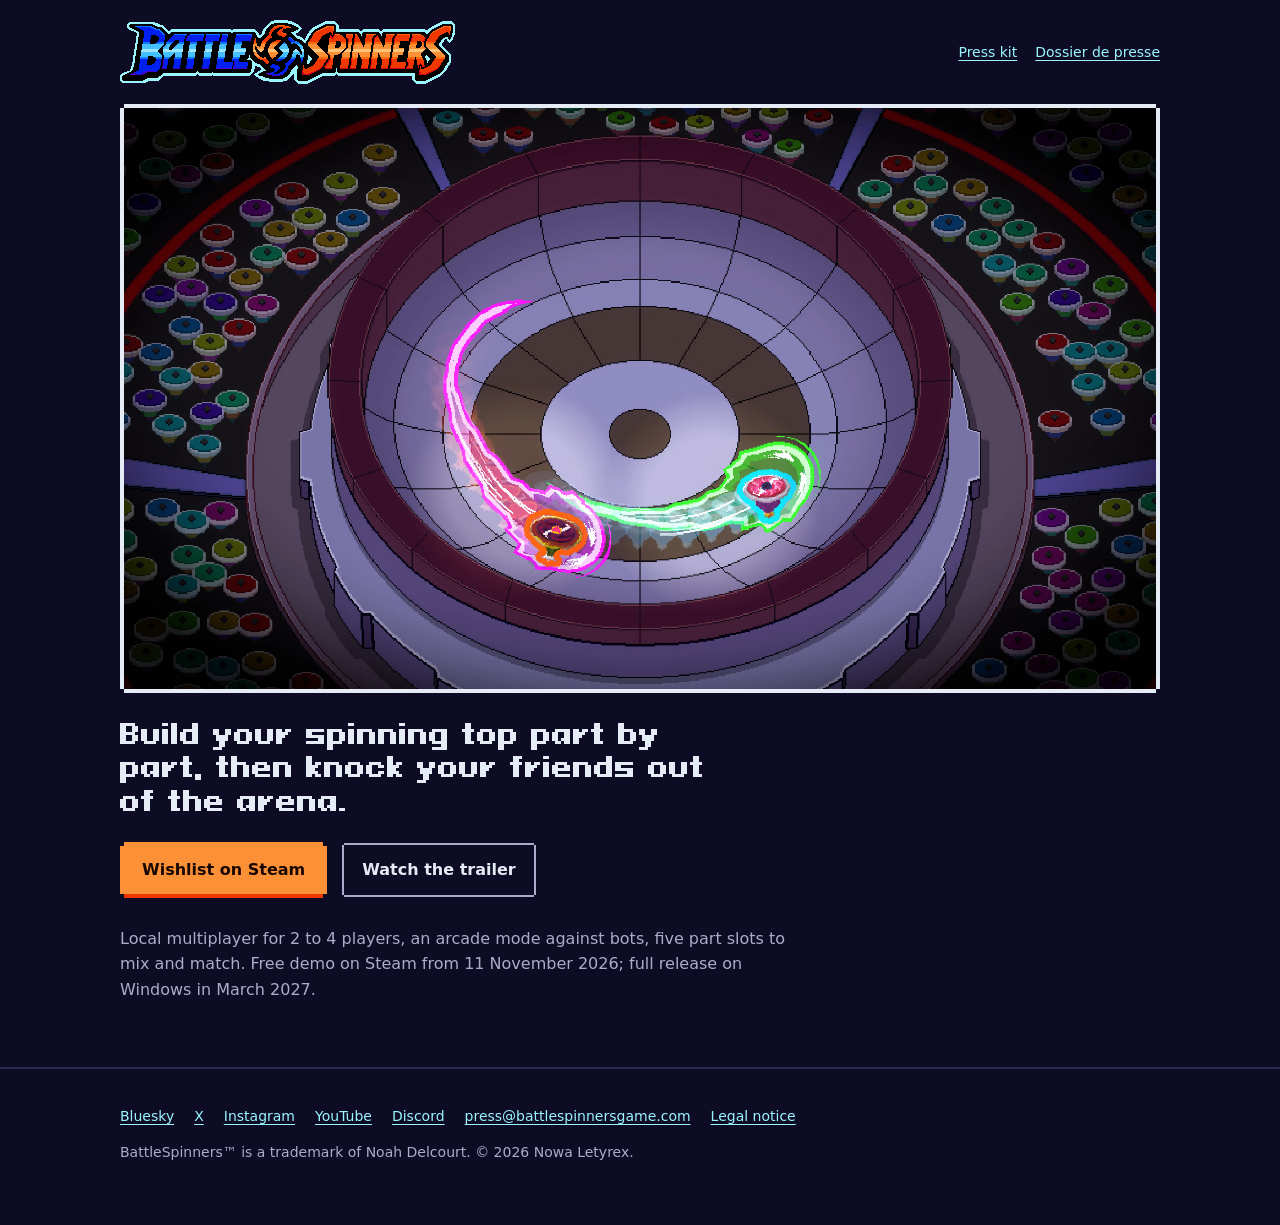
<file: index.html>
<!doctype html>
<html lang="en">
<head>
  <meta charset="utf-8">
  <meta name="viewport" content="width=device-width, initial-scale=1">
  <title>BattleSpinners, a spinning-top fighting game</title>
  <meta name="description" content="BattleSpinners: build your spinning top part by part and fight up to three friends in local multiplayer. Free demo on Steam from 11 November 2026, full release in March 2027.">
  <link rel="canonical" href="https://battlespinnersgame.com/">

  <meta property="og:type" content="website">
  <meta property="og:site_name" content="BattleSpinners">
  <meta property="og:title" content="BattleSpinners">
  <meta property="og:description" content="Build your spinning top part by part, then knock your friends out of the arena. Free demo on Steam from 11 November 2026.">
  <meta property="og:url" content="https://battlespinnersgame.com/">
  <meta property="og:image" content="https://battlespinnersgame.com/assets/img/og.png">
  <meta property="og:image:width" content="1200">
  <meta property="og:image:height" content="630">
  <meta name="twitter:card" content="summary_large_image">

  <link rel="icon" href="assets/img/favicon.png" type="image/png">
  <link rel="stylesheet" href="assets/site.css">
  <script src="assets/site.js" defer></script>
</head>
<body>
<a class="skip" href="#main">Skip to content</a>

<header class="wrap topbar">
  <a class="brand" href="./"><img class="pixel" src="assets/img/logo.png" alt="BattleSpinners" width="335" height="64"></a>
  <nav aria-label="Press">
    <a href="press/">Press kit</a>
    <a href="press/fr/" hreflang="fr" lang="fr">Dossier de presse</a>
  </nav>
</header>

<main id="main">
  <div class="wrap hero">
    <div class="hero-frame notch">
      <video class="loop" src="assets/img/hero-loop.mp4" poster="assets/img/hero-poster.jpg"
             muted loop playsinline controls preload="metadata" width="1920" height="1080"
             aria-label="BattleSpinners gameplay loop"></video>
    </div>

    <h1 class="pitch">Build your spinning top part by part, then knock your friends out of the arena.</h1>

    <div class="actions">
      <a class="btn notch" href="https://store.steampowered.com/app/4324770/BattleSpinners/">Wishlist on Steam</a>
      <a class="btn btn-ghost notch" href="https://www.youtube.com/watch?v=YGgX2QzvN10">Watch the trailer</a>
    </div>

    <p class="prose muted">Local multiplayer for 2 to 4 players, an arcade mode against bots, five part slots to mix and match. Free demo on Steam from 11 November 2026; full release on Windows in March 2027.</p>
  </div>
</main>

<footer>
  <div class="wrap">
    <ul>
      <li><a href="https://bsky.app/profile/nowaletyrex.bsky.social">Bluesky</a></li>
      <li><a href="https://x.com/NowaLeTyrex">X</a></li>
      <li><a href="https://www.instagram.com/nowa_letyrex/">Instagram</a></li>
      <li><a href="https://www.youtube.com/@NowaLetyrex">YouTube</a></li>
      <li><a href="https://discord.gg/fsGA7gECzQ">Discord</a></li>
      <li><a href="mailto:press@battlespinnersgame.com">press@battlespinnersgame.com</a></li>
      <li><a href="mentions-legales/">Legal notice</a></li>
    </ul>
    <p>BattleSpinners™ is a trademark of Noah Delcourt. © 2026 Nowa Letyrex.</p>
  </div>
</footer>
</body>
</html>
</file>
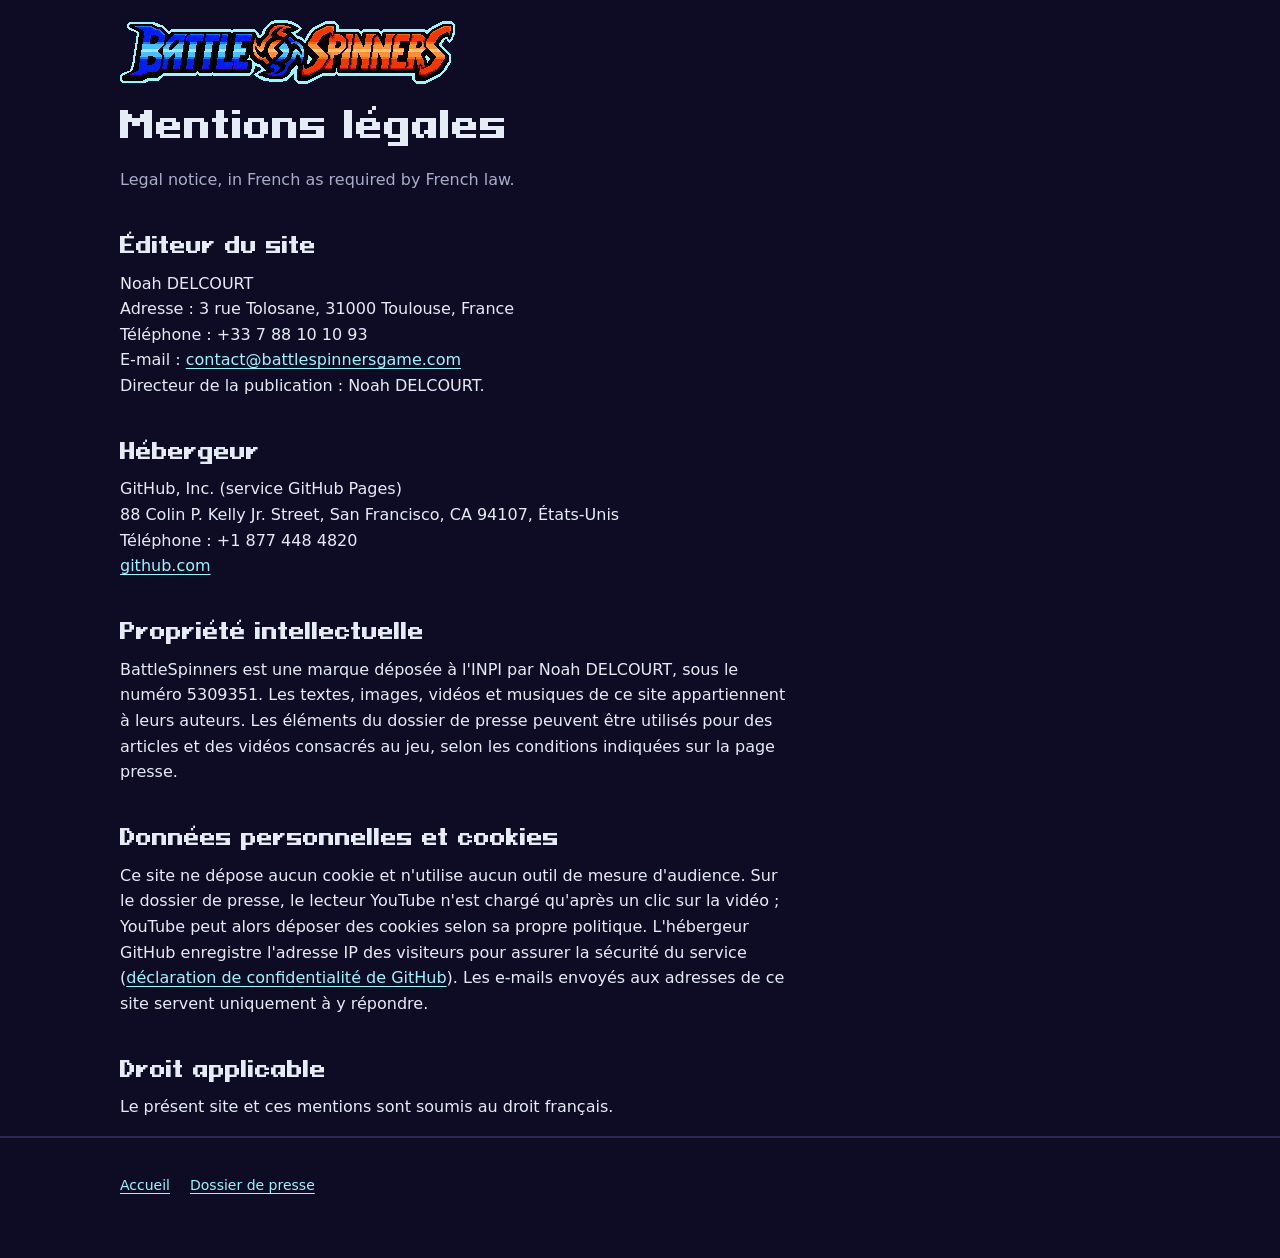
<file: mentions-legales/index.html>
<!doctype html>
<html lang="fr">
<head>
  <meta charset="utf-8">
  <meta name="viewport" content="width=device-width, initial-scale=1">
  <title>Mentions légales, BattleSpinners</title>
  <meta name="robots" content="noindex">
  <link rel="icon" href="../assets/img/favicon.png" type="image/png">
  <link rel="stylesheet" href="../assets/site.css">
</head>
<body>
<header class="wrap topbar">
  <a class="brand" href="../"><img class="pixel" src="../assets/img/logo.png" alt="BattleSpinners" width="335" height="64"></a>
</header>

<main id="main" class="wrap legal">
  <h1>Mentions légales</h1>
  <p class="muted">Legal notice, in French as required by French law.</p>

  <h2>Éditeur du site</h2>
  <address class="prose">
    Noah DELCOURT<br>
    Adresse : 3 rue Tolosane, 31000 Toulouse, France<br>
    Téléphone : +33 7 88 10 10 93<br>
    E-mail : <a href="mailto:contact@battlespinnersgame.com">contact@battlespinnersgame.com</a>
  </address>
  <p>Directeur de la publication : Noah DELCOURT.</p>

  <h2>Hébergeur</h2>
  <address class="prose">
    GitHub, Inc. (service GitHub Pages)<br>
    88 Colin P. Kelly Jr. Street, San Francisco, CA 94107, États-Unis<br>
    Téléphone : +1 877 448 4820<br>
    <a href="https://github.com">github.com</a>
  </address>

  <h2>Propriété intellectuelle</h2>
  <p class="prose">BattleSpinners est une marque déposée à l'INPI par Noah DELCOURT, sous le numéro 5309351. Les textes, images, vidéos et musiques de ce site appartiennent à leurs auteurs. Les éléments du dossier de presse peuvent être utilisés pour des articles et des vidéos consacrés au jeu, selon les conditions indiquées sur la page presse.</p>

  <h2>Données personnelles et cookies</h2>
  <p class="prose">Ce site ne dépose aucun cookie et n'utilise aucun outil de mesure d'audience. Sur le dossier de presse, le lecteur YouTube n'est chargé qu'après un clic sur la vidéo ; YouTube peut alors déposer des cookies selon sa propre politique. L'hébergeur GitHub enregistre l'adresse IP des visiteurs pour assurer la sécurité du service (<a href="https://docs.github.com/fr/site-policy/privacy-policies/github-general-privacy-statement">déclaration de confidentialité de GitHub</a>). Les e-mails envoyés aux adresses de ce site servent uniquement à y répondre.</p>

  <h2>Droit applicable</h2>
  <p class="prose">Le présent site et ces mentions sont soumis au droit français.</p>
</main>

<footer>
  <div class="wrap"><ul><li><a href="../">Accueil</a></li><li><a href="../press/fr/">Dossier de presse</a></li></ul></div>
</footer>
</body>
</html>
</file>
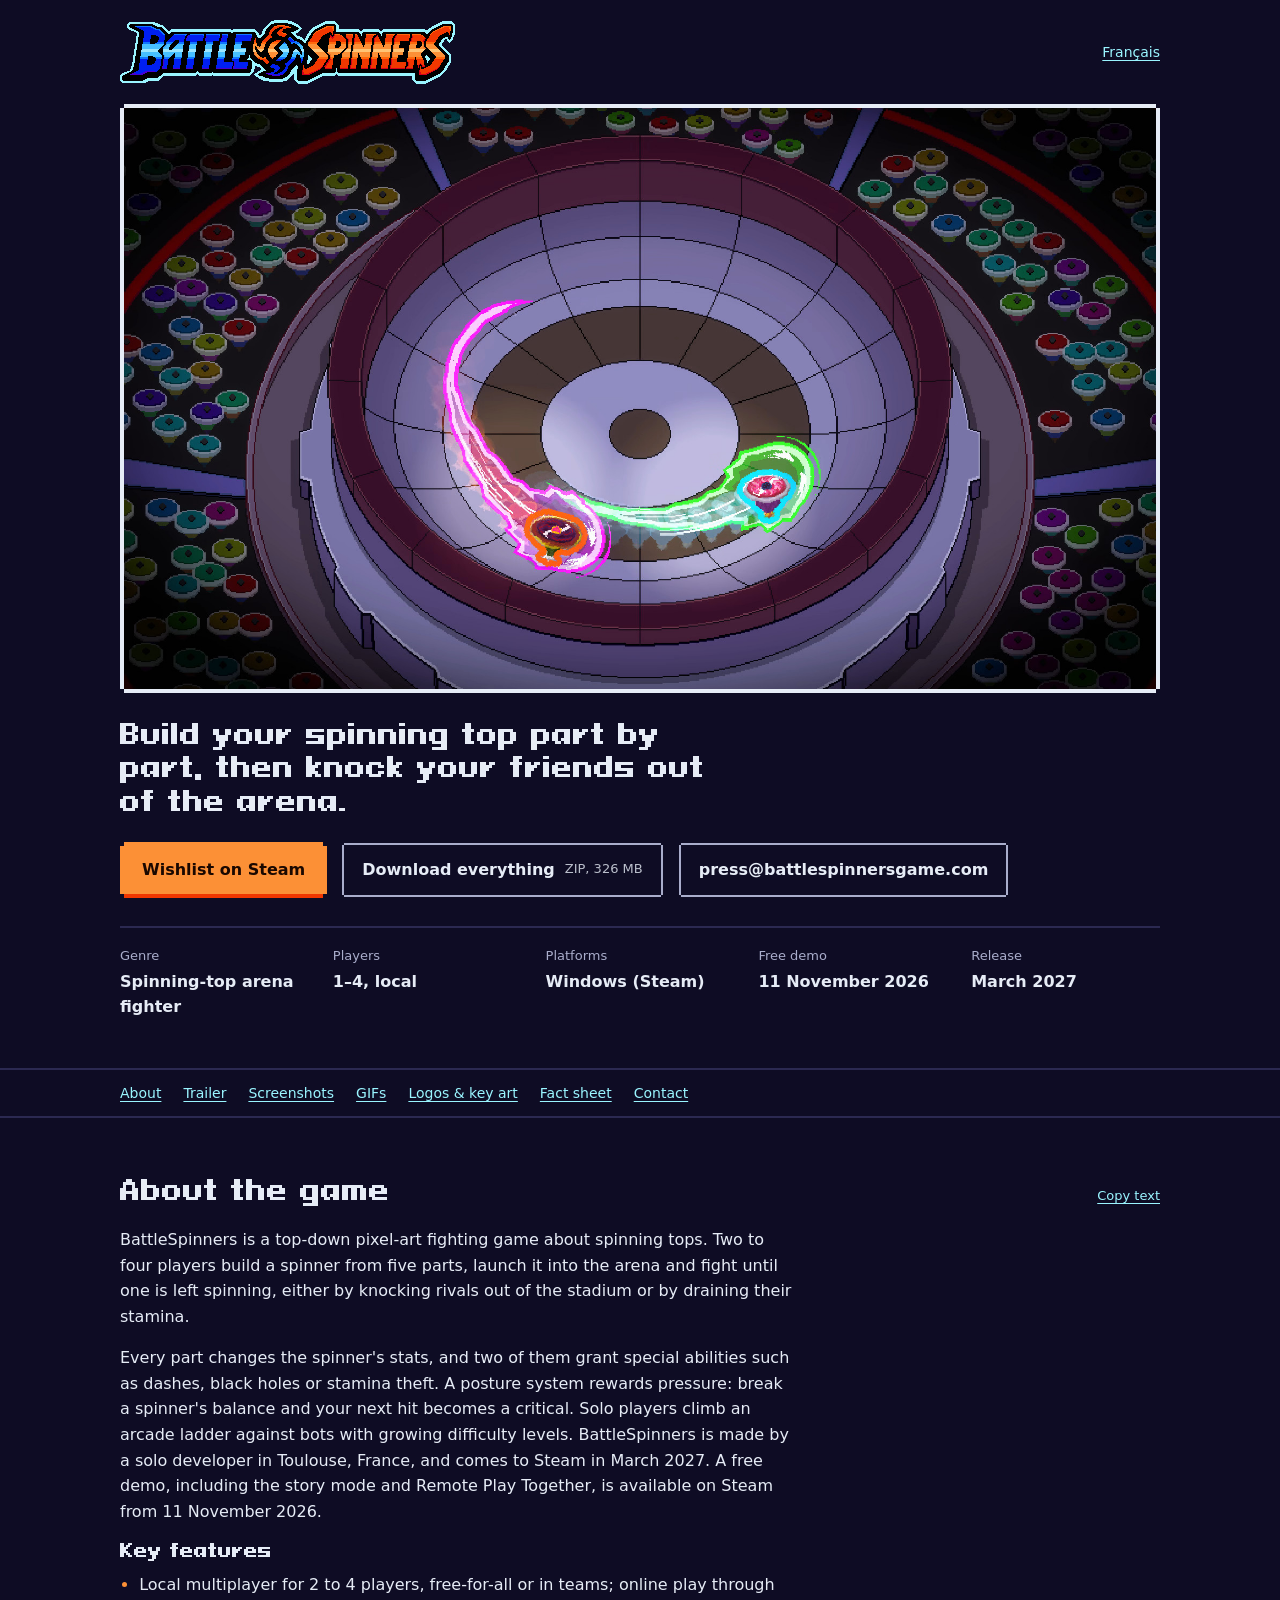
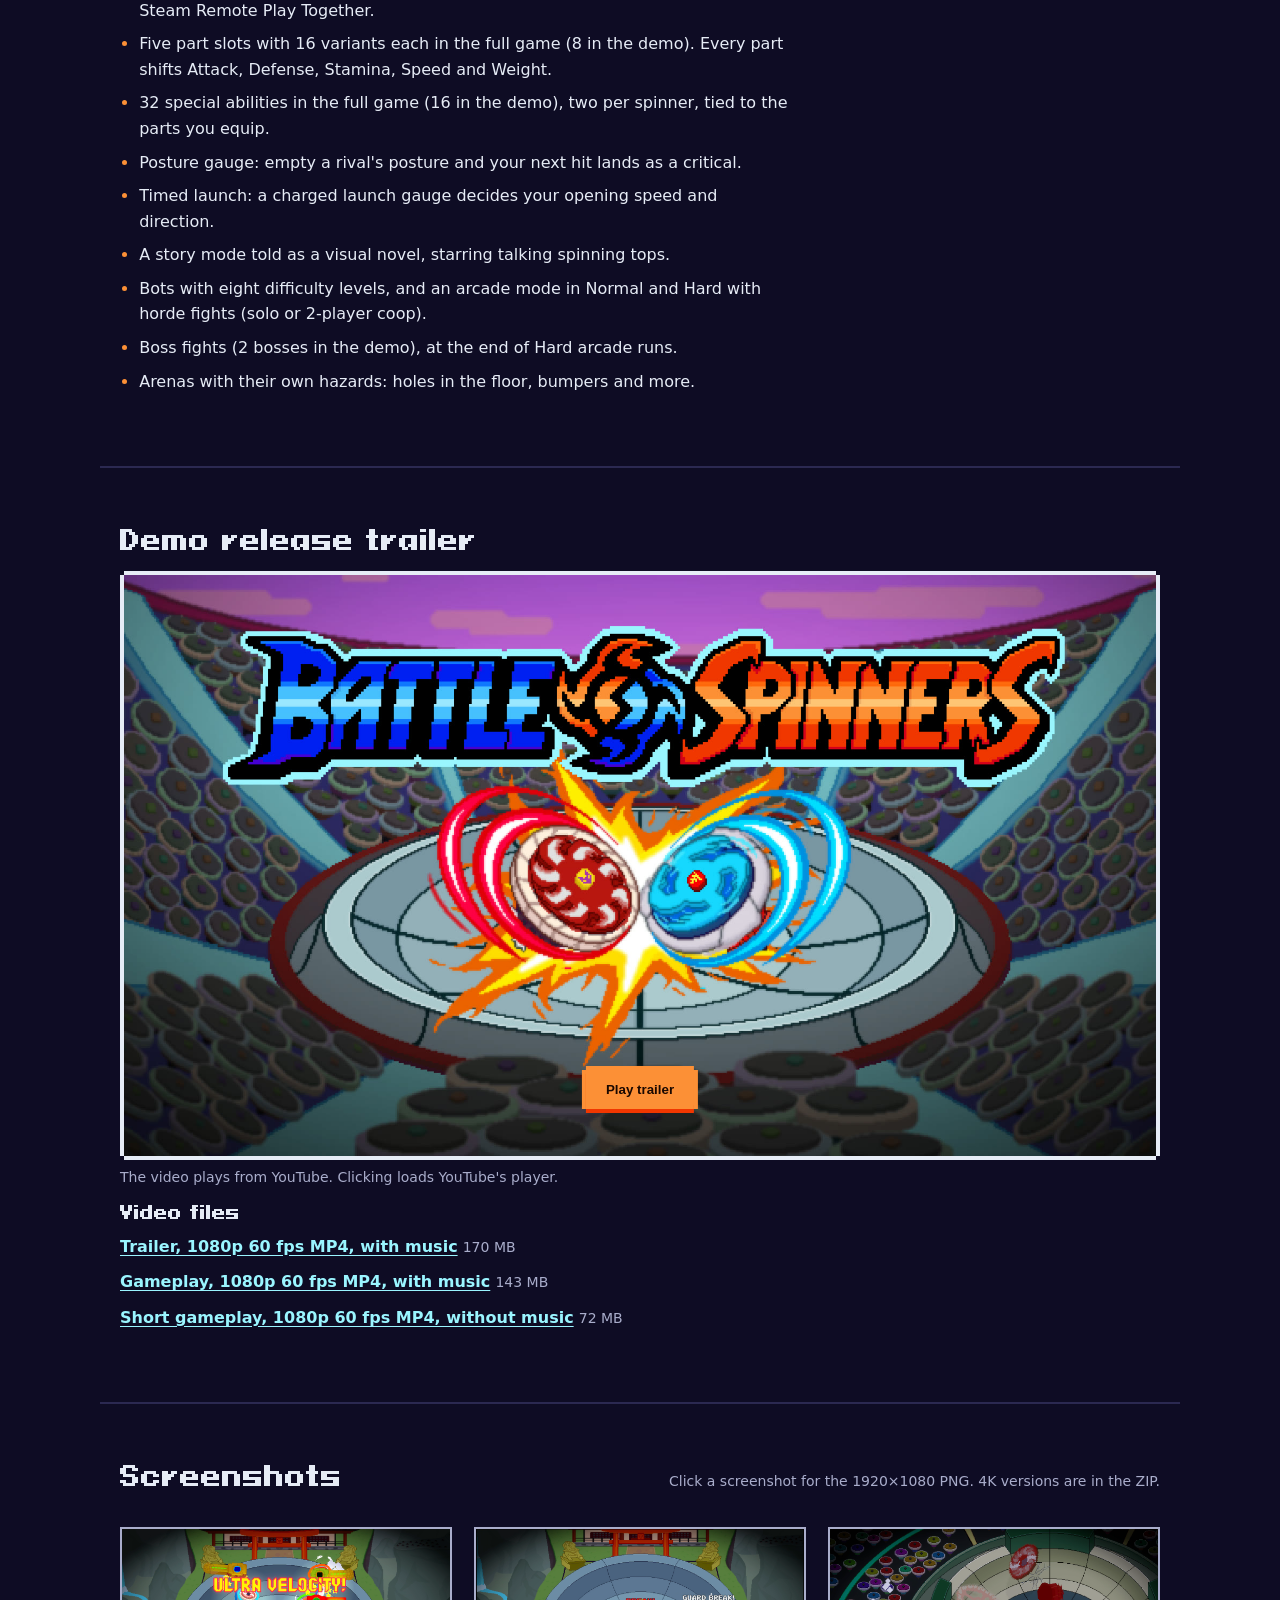
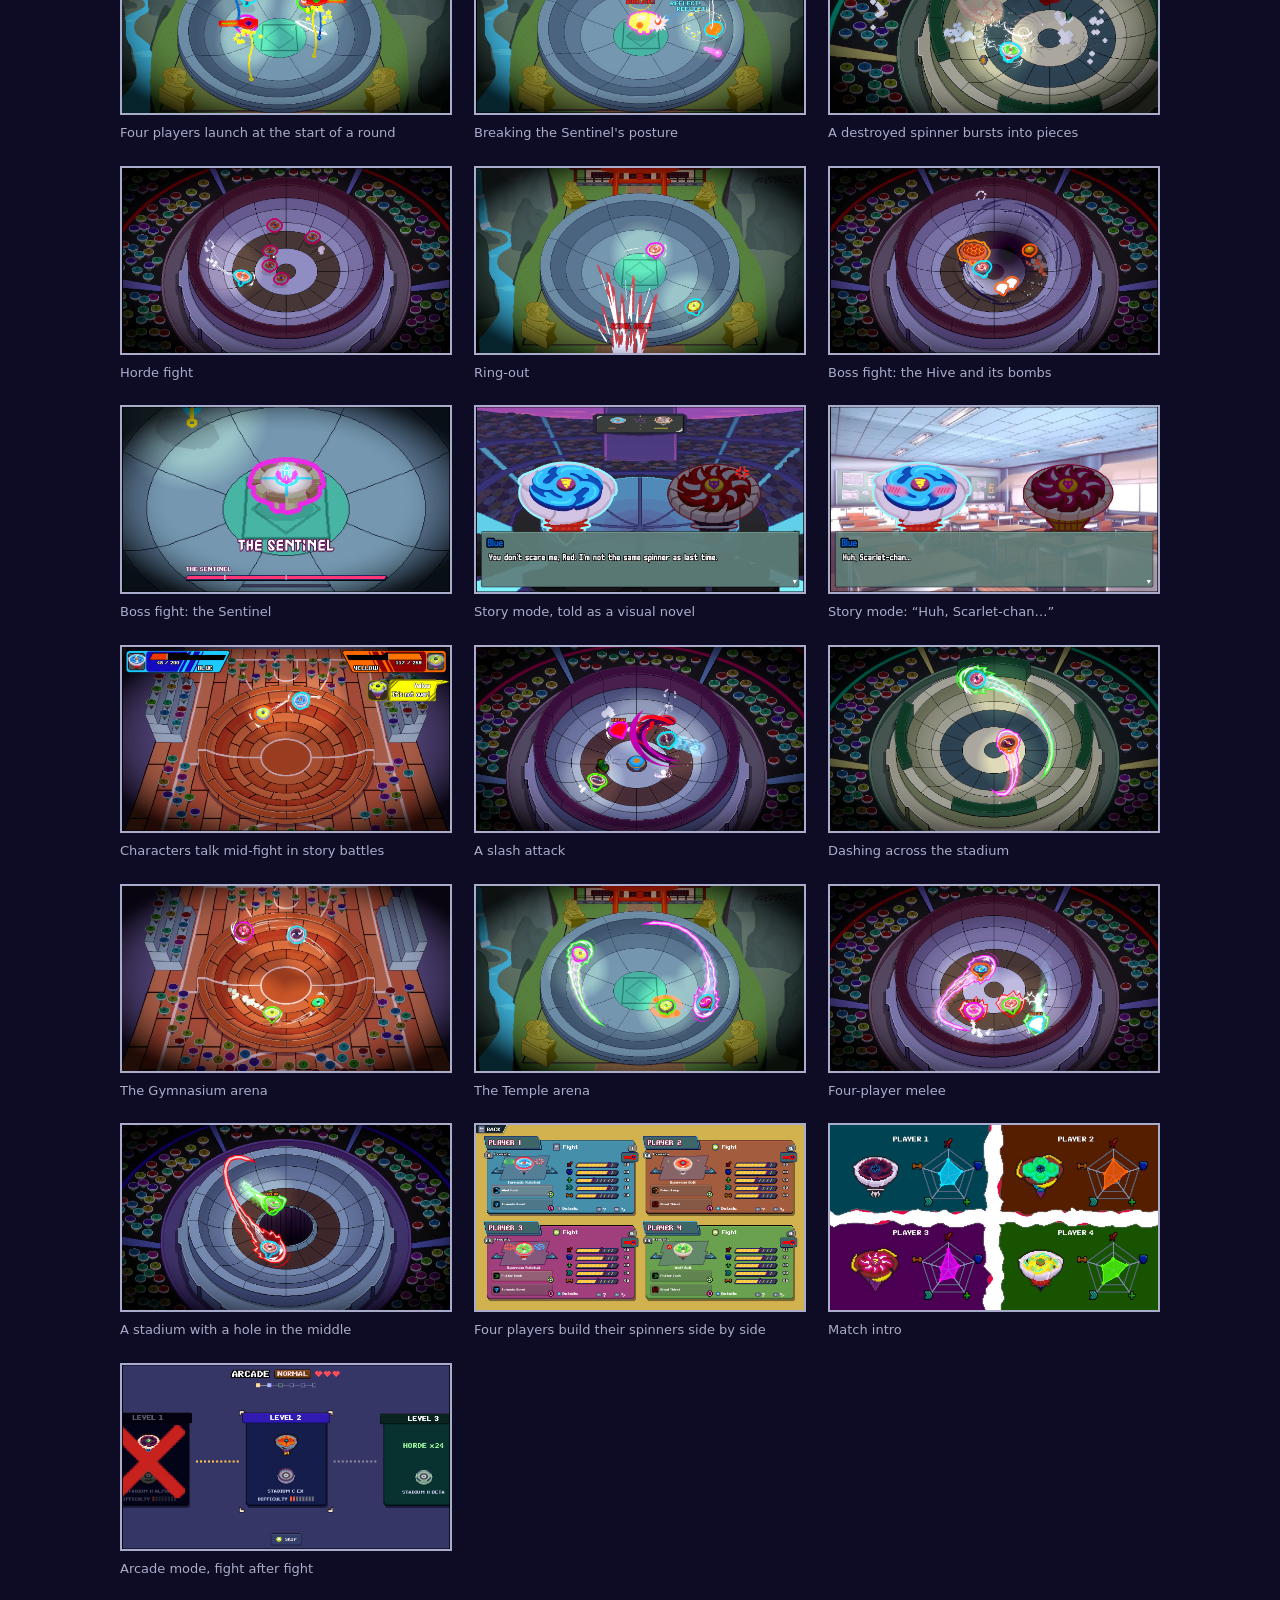
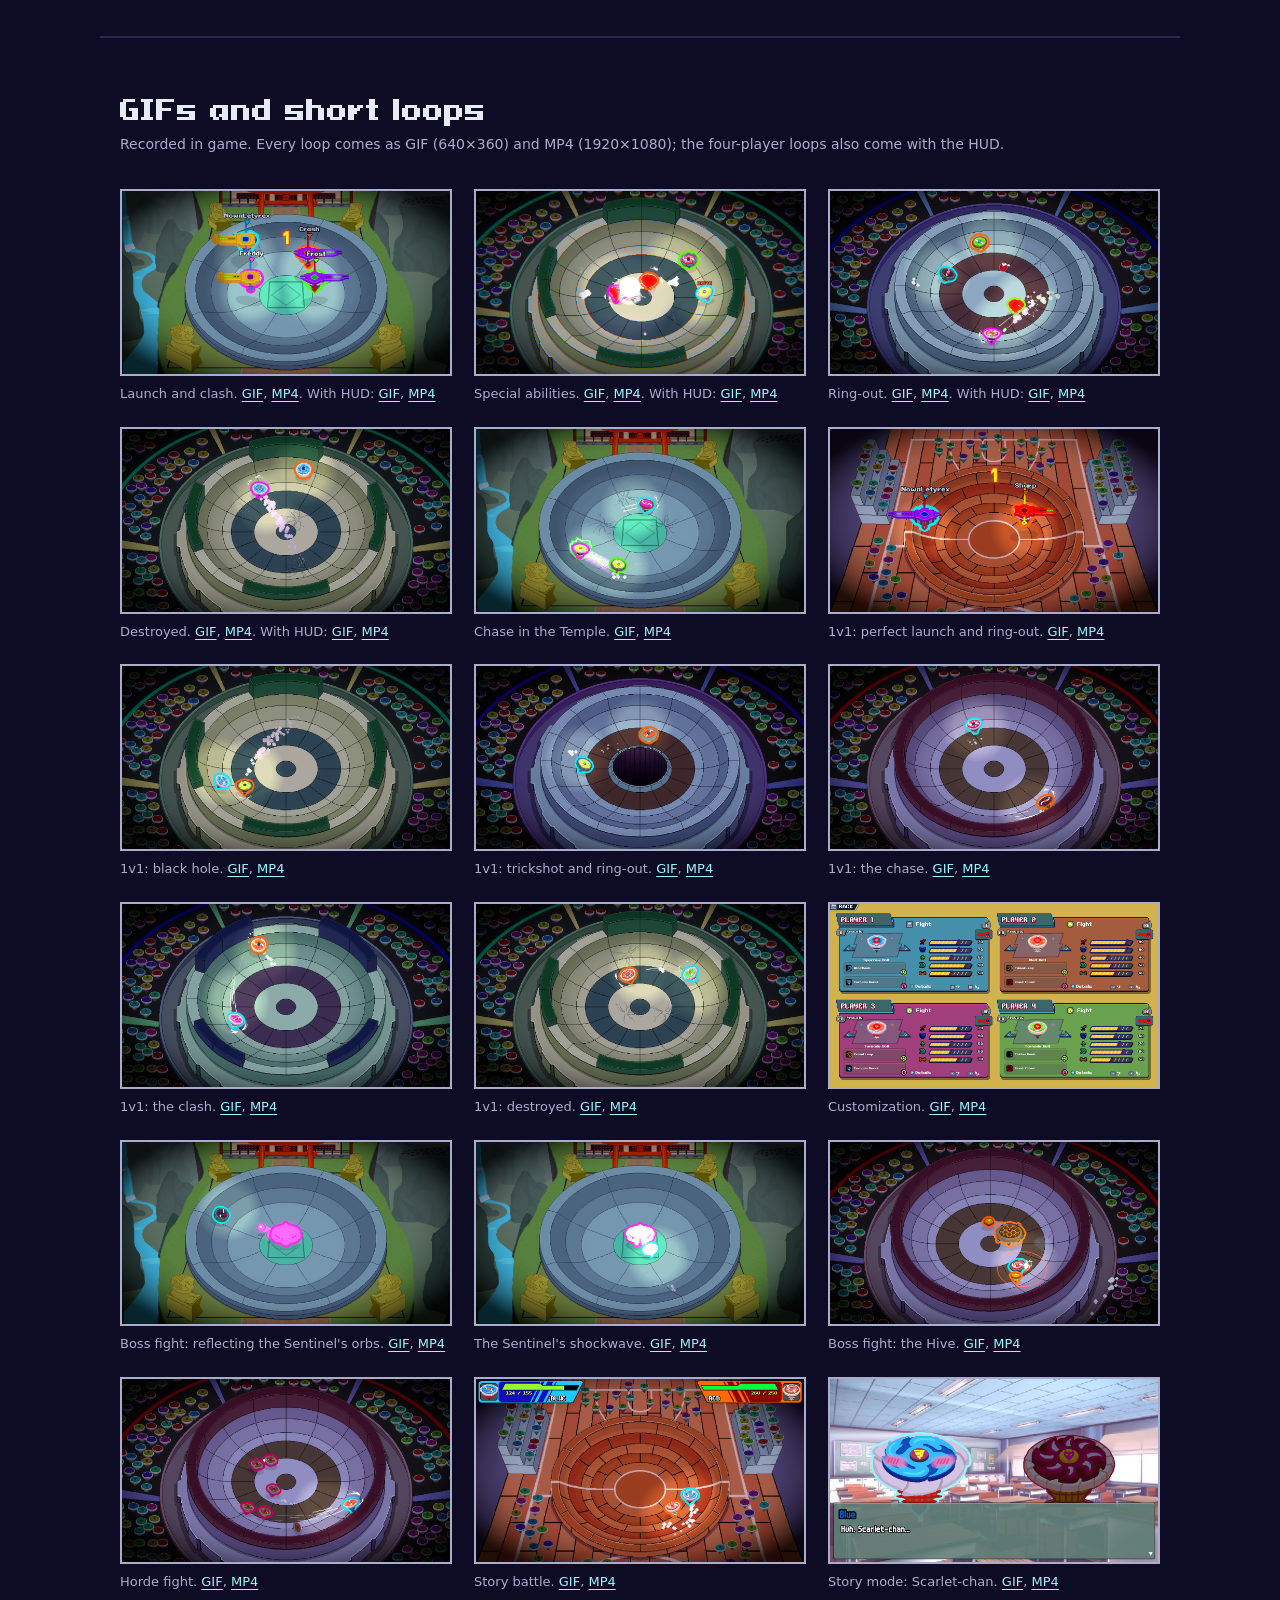
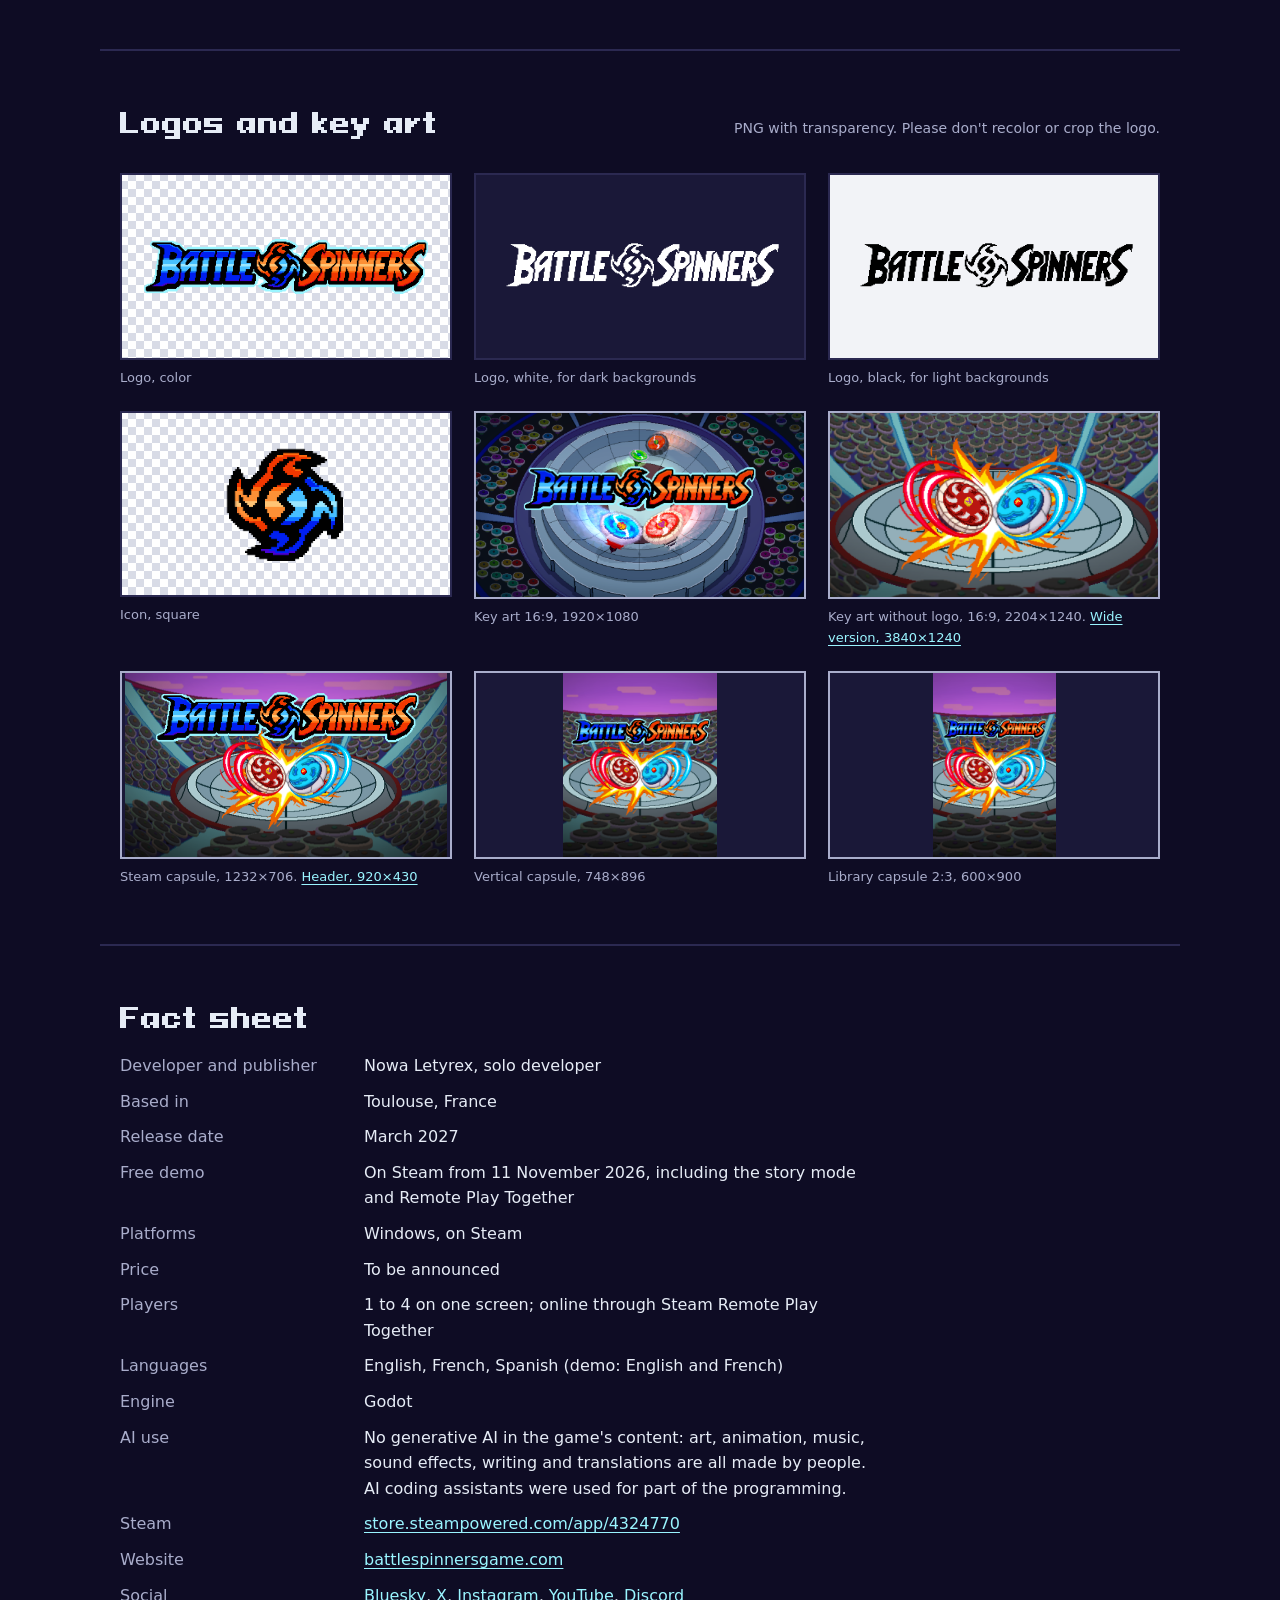
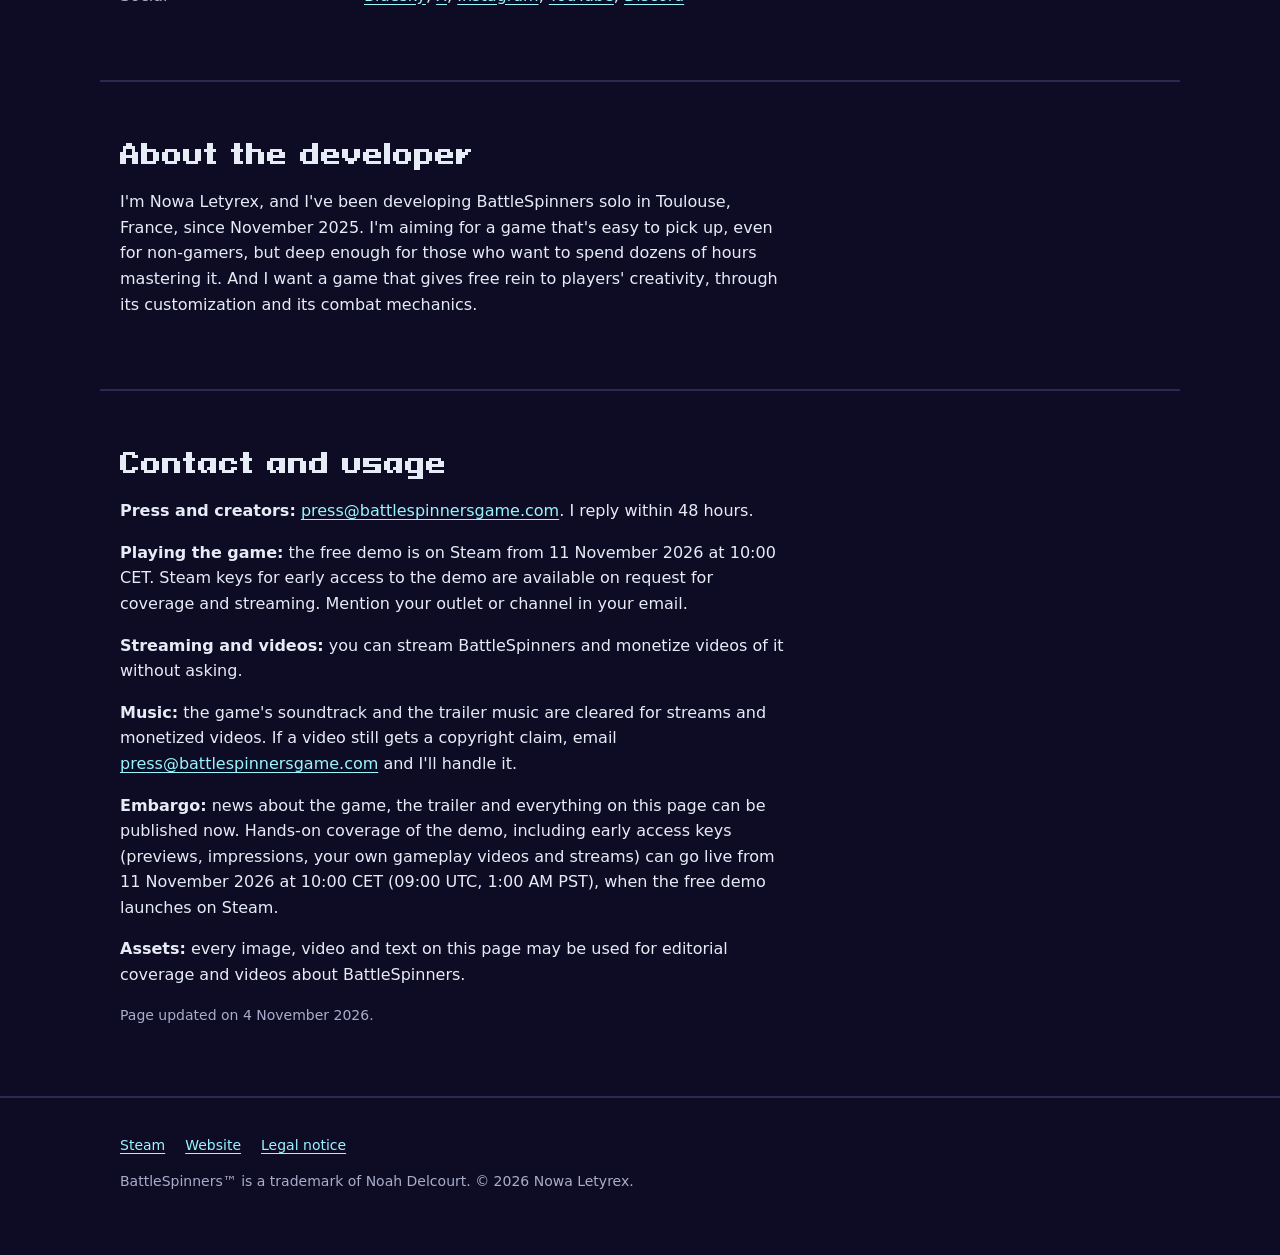
<file: press/index.html>
<!doctype html>
<html lang="en">
<head>
  <meta charset="utf-8">
  <meta name="viewport" content="width=device-width, initial-scale=1">
  <title>BattleSpinners press kit</title>
  <meta name="description" content="Press kit for BattleSpinners, a local multiplayer spinning-top fighting game in pixel art. Trailer, screenshots, GIFs, logos, fact sheet and press contact.">
  <link rel="canonical" href="https://battlespinnersgame.com/press/">
  <link rel="alternate" hreflang="en" href="https://battlespinnersgame.com/press/">
  <link rel="alternate" hreflang="fr" href="https://battlespinnersgame.com/press/fr/">
  <link rel="alternate" hreflang="x-default" href="https://battlespinnersgame.com/press/">

  <!-- Aperçu du lien quand on le colle sur Discord, X, Bluesky, Slack… (URL absolue obligatoire) -->
  <meta property="og:type" content="website">
  <meta property="og:site_name" content="BattleSpinners">
  <meta property="og:title" content="BattleSpinners press kit">
  <meta property="og:description" content="Trailer, screenshots, GIFs, logos and fact sheet. Free to use for coverage and videos.">
  <meta property="og:url" content="https://battlespinnersgame.com/press/">
  <meta property="og:image" content="https://battlespinnersgame.com/assets/img/og.png">
  <meta property="og:image:width" content="1200">
  <meta property="og:image:height" content="630">
  <meta name="twitter:card" content="summary_large_image">

  <link rel="icon" href="../assets/img/favicon.png" type="image/png">
  <link rel="stylesheet" href="../assets/site.css">
  <script src="../assets/site.js" defer></script>
</head>
<body>
<a class="skip" href="#main">Skip to content</a>

<header class="wrap topbar">
  <a class="brand" href="../"><img class="pixel" src="../assets/img/logo.png" alt="BattleSpinners" width="335" height="64"></a>
  <nav aria-label="Language"><a href="fr/" hreflang="fr" lang="fr">Français</a></nav>
</header>

<main id="main">

  <!-- ===== Hero : le jeu en mouvement, l'accroche, les trois actions ===== -->
  <div class="wrap hero">
    <div class="hero-frame notch">
      <video class="loop" src="../assets/img/hero-loop.mp4" poster="../assets/img/hero-poster.jpg"
             muted loop playsinline controls preload="metadata" width="1920" height="1080"
             aria-label="BattleSpinners gameplay loop"></video>
    </div>

    <h1 class="pitch">Build your spinning top part by part, then knock your friends out of the arena.</h1>

    <div class="actions">
      <a class="btn notch" href="https://store.steampowered.com/app/4324770/BattleSpinners/">Wishlist on Steam</a>
      <a class="btn btn-ghost notch" href="https://github.com/NowaLeTyrex/battlespinners-site/releases/latest/download/battlespinners_presskit.zip">
        Download everything <span class="meta">ZIP, 326 MB</span></a>
      <a class="btn btn-ghost notch" href="mailto:press@battlespinnersgame.com">press@battlespinnersgame.com</a>
    </div>

    <dl class="keyfacts">
      <div><dt>Genre</dt><dd>Spinning-top arena fighter</dd></div>
      <div><dt>Players</dt><dd>1–4, local</dd></div>
      <div><dt>Platforms</dt><dd>Windows (Steam)</dd></div>
      <div><dt>Free demo</dt><dd>11 November 2026</dd></div>
      <div><dt>Release</dt><dd>March 2027</dd></div>
    </dl>
  </div>

  <nav class="jump" aria-label="Sections">
    <div class="wrap">
      <ul>
        <li><a href="#about">About</a></li>
        <li><a href="#video">Trailer</a></li>
        <li><a href="#screenshots">Screenshots</a></li>
        <li><a href="#gifs">GIFs</a></li>
        <li><a href="#logos">Logos &amp; key art</a></li>
        <li><a href="#facts">Fact sheet</a></li>
        <li><a href="#contact">Contact</a></li>
      </ul>
    </div>
  </nav>

  <section id="about" class="wrap">
    <div class="section-head">
      <h2>About the game</h2>
      <button class="copy-btn" type="button" data-copy="about-text" data-done-label="Copied" hidden>Copy text</button>
    </div>
    <div id="about-text" class="copy-block">
      <p>BattleSpinners is a top-down pixel-art fighting game about spinning tops. Two to four players build a spinner from five parts, launch it into the arena and fight until one is left spinning, either by knocking rivals out of the stadium or by draining their stamina.</p>
      <p>Every part changes the spinner's stats, and two of them grant special abilities such as dashes, black holes or stamina theft. A posture system rewards pressure: break a spinner's balance and your next hit becomes a critical. Solo players climb an arcade ladder against bots with growing difficulty levels. BattleSpinners is made by a solo developer in Toulouse, France, and comes to Steam in March 2027. A free demo, including the story mode and Remote Play Together, is available on Steam from 11 November 2026.</p>
    </div>

    <h3>Key features</h3>
    <ul class="features">
      <li>Local multiplayer for 2 to 4 players, free-for-all or in teams; online play through Steam Remote Play Together.</li>
      <li>Five part slots with 16 variants each in the full game (8 in the demo). Every part shifts Attack, Defense, Stamina, Speed and Weight.</li>
      <li>32 special abilities in the full game (16 in the demo), two per spinner, tied to the parts you equip.</li>
      <li>Posture gauge: empty a rival's posture and your next hit lands as a critical.</li>
      <li>Timed launch: a charged launch gauge decides your opening speed and direction.</li>
      <li>A story mode told as a visual novel, starring talking spinning tops.</li>
      <li>Bots with eight difficulty levels, and an arcade mode in Normal and Hard with horde fights (solo or 2-player coop).</li>
      <li>Boss fights (2 bosses in the demo), at the end of Hard arcade runs.</li>
      <li>Arenas with their own hazards: holes in the floor, bumpers and more.</li>
    </ul>
  </section>

  <!-- ===== Trailer ===== -->
  <section id="video" class="wrap">
    <div class="section-head"><h2>Demo release trailer</h2></div>

    <!-- Le lecteur YouTube n'est chargé qu'au clic (pas de cookies tiers avant) -->
    <button class="yt notch" type="button" data-youtube-id="YGgX2QzvN10" data-title="BattleSpinners demo release trailer">
      <img src="../assets/img/trailer-poster.jpg" alt="" width="1920" height="1080" loading="lazy">
      <span class="play">Play trailer</span>
    </button>
    <p class="yt-note small muted">The video plays from YouTube. Clicking loads YouTube's player.</p>

    <h3>Video files</h3>
    <ul class="dl-list">
      <li><a href="https://github.com/NowaLeTyrex/battlespinners-site/releases/latest/download/battlespinners_demo_trailer_1080p.mp4">Trailer, 1080p 60 fps MP4, with music</a> <span class="muted small">170 MB</span></li>
      <li><a href="https://github.com/NowaLeTyrex/battlespinners-site/releases/latest/download/battlespinners_gameplay_1080p.mp4">Gameplay, 1080p 60 fps MP4, with music</a> <span class="muted small">143 MB</span></li>
      <li><a href="https://github.com/NowaLeTyrex/battlespinners-site/releases/latest/download/battlespinners_gameplay_no_music_1080p.mp4">Short gameplay, 1080p 60 fps MP4, without music</a> <span class="muted small">72 MB</span></li>
    </ul>
  </section>

  <!-- ===== Captures : vignettes natives 640×360, clic = PNG 1080p ===== -->
  <section id="screenshots" class="wrap">
    <div class="section-head">
      <h2>Screenshots</h2>
      <p class="small muted">Click a screenshot for the 1920×1080 PNG. 4K versions are in the ZIP.</p>
    </div>
    <div class="grid">
      <figure class="shot">
        <a href="img/shots/01-round-start.png"><img src="img/shots/thumbs/01-round-start.png" alt="Four spinners leave their launchers at the start of a round, under an Ultra Velocity callout" width="640" height="360" loading="lazy"></a>
        <figcaption>Four players launch at the start of a round</figcaption>
      </figure>
      <figure class="shot">
        <a href="img/shots/10-sentinel-break.png"><img src="img/shots/thumbs/10-sentinel-break.png" alt="Orbs reflected back at the Sentinel boss break its posture, under Break, Reflect and Guard Break callouts" width="640" height="360" loading="lazy"></a>
        <figcaption>Breaking the Sentinel's posture</figcaption>
      </figure>
      <figure class="shot">
        <a href="img/shots/02-destroyed.png"><img src="img/shots/thumbs/02-destroyed.png" alt="A spinner is destroyed and bursts into pieces in a green stadium" width="640" height="360" loading="lazy"></a>
        <figcaption>A destroyed spinner bursts into pieces</figcaption>
      </figure>
      <figure class="shot">
        <a href="img/shots/13-horde.png"><img src="img/shots/thumbs/13-horde.png" alt="A spinner fights a horde of small enemy spinners" width="640" height="360" loading="lazy"></a>
        <figcaption>Horde fight</figcaption>
      </figure>
      <figure class="shot">
        <a href="img/shots/03-ring-out.png"><img src="img/shots/thumbs/03-ring-out.png" alt="A spinner is knocked out of a temple stadium in a burst of red streaks, under a Ring Out callout" width="640" height="360" loading="lazy"></a>
        <figcaption>Ring-out</figcaption>
      </figure>
      <figure class="shot">
        <a href="img/shots/12-hive.png"><img src="img/shots/thumbs/12-hive.png" alt="The Hive boss and its bombs around a black hole" width="640" height="360" loading="lazy"></a>
        <figcaption>Boss fight: the Hive and its bombs</figcaption>
      </figure>
      <figure class="shot">
        <a href="img/shots/11-sentinel-intro.png"><img src="img/shots/thumbs/11-sentinel-intro.png" alt="Close-up of the Sentinel boss with its name and health bar" width="640" height="360" loading="lazy"></a>
        <figcaption>Boss fight: the Sentinel</figcaption>
      </figure>
      <figure class="shot">
        <a href="img/shots/14-story-dialogue.png"><img src="img/shots/thumbs/14-story-dialogue.png" alt="Story mode dialogue between Blue and Red, two talking spinning tops: “You don't scare me, Red. I'm not the same spinner as last time.”" width="640" height="360" loading="lazy"></a>
        <figcaption>Story mode, told as a visual novel</figcaption>
      </figure>
      <figure class="shot">
        <a href="img/shots/16-story-scarlet.png"><img src="img/shots/thumbs/16-story-scarlet.png" alt="Story mode in a classroom: Blue blushes and says “Huh, Scarlet-chan…” next to Scarlet" width="640" height="360" loading="lazy"></a>
        <figcaption>Story mode: “Huh, Scarlet-chan…”</figcaption>
      </figure>
      <figure class="shot">
        <a href="img/shots/15-story-battle.png"><img src="img/shots/thumbs/15-story-battle.png" alt="Story battle between Blue and Yellow, with stamina bars and Yellow shouting “It's not over!”" width="640" height="360" loading="lazy"></a>
        <figcaption>Characters talk mid-fight in story battles</figcaption>
      </figure>
      <figure class="shot">
        <a href="img/shots/04-slash.png"><img src="img/shots/thumbs/04-slash.png" alt="A spinner slashes past a rival, leaving a purple trail" width="640" height="360" loading="lazy"></a>
        <figcaption>A slash attack</figcaption>
      </figure>
      <figure class="shot">
        <a href="img/shots/05-chase.png"><img src="img/shots/thumbs/05-chase.png" alt="A spinner dashes across a green stadium, leaving a trail of light" width="640" height="360" loading="lazy"></a>
        <figcaption>Dashing across the stadium</figcaption>
      </figure>
      <figure class="shot">
        <a href="img/shots/06-gymnasium.png"><img src="img/shots/thumbs/06-gymnasium.png" alt="Three spinners fight in a wooden gymnasium arena, surrounded by a crowd of spinning tops" width="640" height="360" loading="lazy"></a>
        <figcaption>The Gymnasium arena</figcaption>
      </figure>
      <figure class="shot">
        <a href="img/shots/17-temple.png"><img src="img/shots/thumbs/17-temple.png" alt="Two spinners race around a temple stadium, leaving trails of light" width="640" height="360" loading="lazy"></a>
        <figcaption>The Temple arena</figcaption>
      </figure>
      <figure class="shot">
        <a href="img/shots/18-melee.png"><img src="img/shots/thumbs/18-melee.png" alt="Four spinners with glowing auras fight in a purple stadium" width="640" height="360" loading="lazy"></a>
        <figcaption>Four-player melee</figcaption>
      </figure>
      <figure class="shot">
        <a href="img/shots/19-hole-arena.png"><img src="img/shots/thumbs/19-hole-arena.png" alt="A spinner with a red aura circles the hole of a stadium" width="640" height="360" loading="lazy"></a>
        <figcaption>A stadium with a hole in the middle</figcaption>
      </figure>
      <figure class="shot">
        <a href="img/shots/07-customization.png"><img src="img/shots/thumbs/07-customization.png" alt="Customization screen for four players, with stat gauges and two abilities per spinner" width="640" height="360" loading="lazy"></a>
        <figcaption>Four players build their spinners side by side</figcaption>
      </figure>
      <figure class="shot">
        <a href="img/shots/08-match-intro.png"><img src="img/shots/thumbs/08-match-intro.png" alt="Match intro showing each player's spinner and stat pentagon" width="640" height="360" loading="lazy"></a>
        <figcaption>Match intro</figcaption>
      </figure>
      <figure class="shot">
        <a href="img/shots/09-arcade-map.png"><img src="img/shots/thumbs/09-arcade-map.png" alt="Arcade run map in Normal mode with three lives: level 1 cleared, level 2 selected, level 3 a fight against a horde of 24 spinners" width="640" height="360" loading="lazy"></a>
        <figcaption>Arcade mode, fight after fight</figcaption>
      </figure>
    </div>
  </section>

  <!-- ===== Boucles : MP4 légers dans la page, GIF en téléchargement ===== -->
  <section id="gifs" class="wrap">
    <div class="section-head">
      <h2>GIFs and short loops</h2>
      <p class="small muted">Recorded in game. Every loop comes as GIF (640×360) and MP4 (1920×1080); the four-player loops also come with the HUD.</p>
    </div>
    <div class="grid">
      <figure class="shot">
        <video class="loop" src="loops/loop-01-clash.mp4" poster="loops/loop-01-clash.png" muted loop playsinline controls preload="none" width="1920" height="1080" aria-label="Four spinners are launched into a stadium and clash"></video>
        <figcaption>Launch and clash.
          <a href="https://github.com/NowaLeTyrex/battlespinners-site/releases/latest/download/battlespinners_loop_01_clash.gif">GIF</a>,
          <a href="loops/loop-01-clash.mp4">MP4</a>. With HUD:
          <a href="https://github.com/NowaLeTyrex/battlespinners-site/releases/latest/download/battlespinners_loop_01_clash_hud.gif">GIF</a>,
          <a href="loops/loop-01-clash-hud.mp4">MP4</a></figcaption>
      </figure>
      <figure class="shot">
        <video class="loop" src="loops/loop-02-ability.mp4" poster="loops/loop-02-ability.png" muted loop playsinline controls preload="none" width="1920" height="1080" aria-label="Spinners trigger special abilities, including a black hole"></video>
        <figcaption>Special abilities.
          <a href="https://github.com/NowaLeTyrex/battlespinners-site/releases/latest/download/battlespinners_loop_02_ability.gif">GIF</a>,
          <a href="loops/loop-02-ability.mp4">MP4</a>. With HUD:
          <a href="https://github.com/NowaLeTyrex/battlespinners-site/releases/latest/download/battlespinners_loop_02_ability_hud.gif">GIF</a>,
          <a href="loops/loop-02-ability-hud.mp4">MP4</a></figcaption>
      </figure>
      <figure class="shot">
        <video class="loop" src="loops/loop-03-ring-out.mp4" poster="loops/loop-03-ring-out.png" muted loop playsinline controls preload="none" width="1920" height="1080" aria-label="A spinner is knocked out of the stadium"></video>
        <figcaption>Ring-out.
          <a href="https://github.com/NowaLeTyrex/battlespinners-site/releases/latest/download/battlespinners_loop_03_ring_out.gif">GIF</a>,
          <a href="loops/loop-03-ring-out.mp4">MP4</a>. With HUD:
          <a href="https://github.com/NowaLeTyrex/battlespinners-site/releases/latest/download/battlespinners_loop_03_ring_out_hud.gif">GIF</a>,
          <a href="loops/loop-03-ring-out-hud.mp4">MP4</a></figcaption>
      </figure>
      <figure class="shot">
        <video class="loop" src="loops/loop-04-destroyed.mp4" poster="loops/loop-04-destroyed.png" muted loop playsinline controls preload="none" width="1920" height="1080" aria-label="A strike destroys a spinner, which bursts into parts"></video>
        <figcaption>Destroyed.
          <a href="https://github.com/NowaLeTyrex/battlespinners-site/releases/latest/download/battlespinners_loop_04_destroyed.gif">GIF</a>,
          <a href="loops/loop-04-destroyed.mp4">MP4</a>. With HUD:
          <a href="https://github.com/NowaLeTyrex/battlespinners-site/releases/latest/download/battlespinners_loop_04_destroyed_hud.gif">GIF</a>,
          <a href="loops/loop-04-destroyed-hud.mp4">MP4</a></figcaption>
      </figure>
      <figure class="shot">
        <video class="loop" src="loops/loop-16-temple-chase.mp4" poster="loops/loop-16-temple-chase.png" muted loop playsinline controls preload="none" width="1920" height="1080" aria-label="Spinners chase each other around a temple stadium"></video>
        <figcaption>Chase in the Temple.
          <a href="https://github.com/NowaLeTyrex/battlespinners-site/releases/latest/download/battlespinners_loop_16_temple_chase.gif">GIF</a>,
          <a href="loops/loop-16-temple-chase.mp4">MP4</a></figcaption>
      </figure>
      <figure class="shot">
        <video class="loop" src="loops/loop-12-duel-launch.mp4" poster="loops/loop-12-duel-launch.png" muted loop playsinline controls preload="none" width="1920" height="1080" aria-label="Two players launch with perfect timing, then knock each other out of the stadium"></video>
        <figcaption>1v1: perfect launch and ring-out.
          <a href="https://github.com/NowaLeTyrex/battlespinners-site/releases/latest/download/battlespinners_loop_12_duel_launch.gif">GIF</a>,
          <a href="loops/loop-12-duel-launch.mp4">MP4</a></figcaption>
      </figure>
      <figure class="shot">
        <video class="loop" src="loops/loop-13-duel-black-hole.mp4" poster="loops/loop-13-duel-black-hole.png" muted loop playsinline controls preload="none" width="1920" height="1080" aria-label="In a duel, a black hole pulls a spinner in before it is destroyed"></video>
        <figcaption>1v1: black hole.
          <a href="https://github.com/NowaLeTyrex/battlespinners-site/releases/latest/download/battlespinners_loop_13_duel_black_hole.gif">GIF</a>,
          <a href="loops/loop-13-duel-black-hole.mp4">MP4</a></figcaption>
      </figure>
      <figure class="shot">
        <video class="loop" src="loops/loop-14-duel-trickshot.mp4" poster="loops/loop-14-duel-trickshot.png" muted loop playsinline controls preload="none" width="1920" height="1080" aria-label="A trickshot earns Sick! and Amazing! callouts before a ring-out"></video>
        <figcaption>1v1: trickshot and ring-out.
          <a href="https://github.com/NowaLeTyrex/battlespinners-site/releases/latest/download/battlespinners_loop_14_duel_trickshot.gif">GIF</a>,
          <a href="loops/loop-14-duel-trickshot.mp4">MP4</a></figcaption>
      </figure>
      <figure class="shot">
        <video class="loop" src="loops/loop-15-duel-chase.mp4" poster="loops/loop-15-duel-chase.png" muted loop playsinline controls preload="none" width="1920" height="1080" aria-label="A spinner chases its rival across the stadium, leaving a purple trail"></video>
        <figcaption>1v1: the chase.
          <a href="https://github.com/NowaLeTyrex/battlespinners-site/releases/latest/download/battlespinners_loop_15_duel_chase.gif">GIF</a>,
          <a href="loops/loop-15-duel-chase.mp4">MP4</a></figcaption>
      </figure>
      <figure class="shot">
        <video class="loop" src="loops/loop-17-duel-clash.mp4" poster="loops/loop-17-duel-clash.png" muted loop playsinline controls preload="none" width="1920" height="1080" aria-label="In a duel, a spinner with a red aura strikes its rival"></video>
        <figcaption>1v1: the clash.
          <a href="https://github.com/NowaLeTyrex/battlespinners-site/releases/latest/download/battlespinners_loop_17_duel_clash.gif">GIF</a>,
          <a href="loops/loop-17-duel-clash.mp4">MP4</a></figcaption>
      </figure>
      <figure class="shot">
        <video class="loop" src="loops/loop-18-duel-destroyed.mp4" poster="loops/loop-18-duel-destroyed.png" muted loop playsinline controls preload="none" width="1920" height="1080" aria-label="In a duel, a strike destroys a spinner, which bursts into parts"></video>
        <figcaption>1v1: destroyed.
          <a href="https://github.com/NowaLeTyrex/battlespinners-site/releases/latest/download/battlespinners_loop_18_duel_destroyed.gif">GIF</a>,
          <a href="loops/loop-18-duel-destroyed.mp4">MP4</a></figcaption>
      </figure>
      <figure class="shot">
        <video class="loop" src="loops/loop-05-customization.mp4" poster="loops/loop-05-customization.png" muted loop playsinline controls preload="none" width="1920" height="1080" aria-label="Four players swap parts on their spinners and get ready"></video>
        <figcaption>Customization.
          <a href="https://github.com/NowaLeTyrex/battlespinners-site/releases/latest/download/battlespinners_loop_05_customization.gif">GIF</a>,
          <a href="loops/loop-05-customization.mp4">MP4</a></figcaption>
      </figure>
      <figure class="shot">
        <video class="loop" src="loops/loop-06-sentinel.mp4" poster="loops/loop-06-sentinel.png" muted loop playsinline controls preload="none" width="1920" height="1080" aria-label="A spinner reflects the Sentinel boss's orbs until its posture breaks"></video>
        <figcaption>Boss fight: reflecting the Sentinel's orbs.
          <a href="https://github.com/NowaLeTyrex/battlespinners-site/releases/latest/download/battlespinners_loop_06_sentinel.gif">GIF</a>,
          <a href="loops/loop-06-sentinel.mp4">MP4</a></figcaption>
      </figure>
      <figure class="shot">
        <video class="loop" src="loops/loop-07-sentinel-shockwave.mp4" poster="loops/loop-07-sentinel-shockwave.png" muted loop playsinline controls preload="none" width="1920" height="1080" aria-label="The Sentinel charges and releases a shockwave that cracks the arena"></video>
        <figcaption>The Sentinel's shockwave.
          <a href="https://github.com/NowaLeTyrex/battlespinners-site/releases/latest/download/battlespinners_loop_07_sentinel_shockwave.gif">GIF</a>,
          <a href="loops/loop-07-sentinel-shockwave.mp4">MP4</a></figcaption>
      </figure>
      <figure class="shot">
        <video class="loop" src="loops/loop-08-hive.mp4" poster="loops/loop-08-hive.png" muted loop playsinline controls preload="none" width="1920" height="1080" aria-label="Bombs caught in a black hole explode against the Hive boss"></video>
        <figcaption>Boss fight: the Hive.
          <a href="https://github.com/NowaLeTyrex/battlespinners-site/releases/latest/download/battlespinners_loop_08_hive.gif">GIF</a>,
          <a href="loops/loop-08-hive.mp4">MP4</a></figcaption>
      </figure>
      <figure class="shot">
        <video class="loop" src="loops/loop-09-horde.mp4" poster="loops/loop-09-horde.png" muted loop playsinline controls preload="none" width="1920" height="1080" aria-label="A spinner tears through a horde of small spinners, then wave 2 begins"></video>
        <figcaption>Horde fight.
          <a href="https://github.com/NowaLeTyrex/battlespinners-site/releases/latest/download/battlespinners_loop_09_horde.gif">GIF</a>,
          <a href="loops/loop-09-horde.mp4">MP4</a></figcaption>
      </figure>
      <figure class="shot">
        <video class="loop" src="loops/loop-10-story.mp4" poster="loops/loop-10-story.png" muted loop playsinline controls preload="none" width="1920" height="1080" aria-label="In a story battle, Red defeats Blue and shouts “Take that, loser!”"></video>
        <figcaption>Story battle.
          <a href="https://github.com/NowaLeTyrex/battlespinners-site/releases/latest/download/battlespinners_loop_10_story.gif">GIF</a>,
          <a href="loops/loop-10-story.mp4">MP4</a></figcaption>
      </figure>
      <figure class="shot">
        <video class="loop" src="loops/loop-11-story-scarlet.mp4" poster="loops/loop-11-story-scarlet.png" muted loop playsinline controls preload="none" width="1920" height="1080" aria-label="In a classroom, Blue blushes and stammers “Huh, Scarlet-chan…”"></video>
        <figcaption>Story mode: Scarlet-chan.
          <a href="https://github.com/NowaLeTyrex/battlespinners-site/releases/latest/download/battlespinners_loop_11_story_scarlet.gif">GIF</a>,
          <a href="loops/loop-11-story-scarlet.mp4">MP4</a></figcaption>
      </figure>
    </div>
  </section>

  <!-- ===== Logos et key art : chaque version sur le fond prévu ===== -->
  <section id="logos" class="wrap">
    <div class="section-head">
      <h2>Logos and key art</h2>
      <p class="small muted">PNG with transparency. Please don't recolor or crop the logo.</p>
    </div>
    <div class="grid">
      <figure class="shot">
        <a class="swatch on-check" href="img/logos/logo_color.png"><img src="img/logos/logo_color.png" alt="BattleSpinners logo, full color" width="670" height="128" loading="lazy"></a>
        <figcaption>Logo, color</figcaption>
      </figure>
      <figure class="shot">
        <a class="swatch on-dark" href="img/logos/logo_white.png"><img src="img/logos/logo_white.png" alt="BattleSpinners logo, white" width="670" height="128" loading="lazy"></a>
        <figcaption>Logo, white, for dark backgrounds</figcaption>
      </figure>
      <figure class="shot">
        <a class="swatch on-light" href="img/logos/logo_black.png"><img src="img/logos/logo_black.png" alt="BattleSpinners logo, black" width="670" height="128" loading="lazy"></a>
        <figcaption>Logo, black, for light backgrounds</figcaption>
      </figure>
      <figure class="shot">
        <a class="swatch on-check" href="img/logos/icon.png"><img src="img/logos/icon.png" alt="BattleSpinners icon" width="128" height="128" loading="lazy"></a>
        <figcaption>Icon, square</figcaption>
      </figure>
      <figure class="shot">
        <a href="img/keyart/keyart_16x9.png"><img src="img/keyart/keyart_16x9.png" alt="BattleSpinners key art: spinners in a stadium surrounded by spectator tops, with the logo" width="1920" height="1080" loading="lazy"></a>
        <figcaption>Key art 16:9, 1920×1080</figcaption>
      </figure>
      <figure class="shot">
        <a href="img/keyart/keyart_clash_16x9_nologo.png"><img src="img/keyart/keyart_clash_16x9_nologo.png" alt="A red and a blue spinning top clash in a burst of sparks, without logo" width="2204" height="1240" loading="lazy"></a>
        <figcaption>Key art without logo, 16:9, 2204×1240. <a href="img/keyart/steam_library_hero_nologo.png">Wide version, 3840×1240</a></figcaption>
      </figure>
      <figure class="shot">
        <a href="img/keyart/steam_main_capsule.png"><img src="img/keyart/steam_main_capsule.png" alt="BattleSpinners Steam capsule: the logo above two clashing spinners" width="1232" height="706" loading="lazy" style="aspect-ratio:16/9;object-fit:contain"></a>
        <figcaption>Steam capsule, 1232×706. <a href="img/keyart/steam_header_capsule.png">Header, 920×430</a></figcaption>
      </figure>
      <figure class="shot">
        <a href="img/keyart/steam_vertical_capsule.png"><img src="img/keyart/steam_vertical_capsule.png" alt="BattleSpinners vertical capsule: the logo above two clashing spinners" width="748" height="896" loading="lazy" style="aspect-ratio:16/9;object-fit:contain"></a>
        <figcaption>Vertical capsule, 748×896</figcaption>
      </figure>
      <figure class="shot">
        <a href="img/keyart/steam_library_capsule.png"><img src="img/keyart/steam_library_capsule.png" alt="BattleSpinners library capsule: the logo above two clashing spinners" width="600" height="900" loading="lazy" style="aspect-ratio:16/9;object-fit:contain"></a>
        <figcaption>Library capsule 2:3, 600×900</figcaption>
      </figure>
    </div>
  </section>

  <section id="facts" class="wrap">
    <div class="section-head"><h2>Fact sheet</h2></div>
    <dl class="facts">
      <dt>Developer and publisher</dt><dd>Nowa Letyrex, solo developer</dd>
      <dt>Based in</dt><dd>Toulouse, France</dd>
      <dt>Release date</dt><dd>March 2027</dd>
      <dt>Free demo</dt><dd>On Steam from 11 November 2026, including the story mode and Remote Play Together</dd>
      <dt>Platforms</dt><dd>Windows, on Steam</dd>
      <dt>Price</dt><dd>To be announced</dd>
      <dt>Players</dt><dd>1 to 4 on one screen; online through Steam Remote Play Together</dd>
      <dt>Languages</dt><dd>English, French, Spanish (demo: English and French)</dd>
      <dt>Engine</dt><dd>Godot</dd>
      <dt>AI use</dt><dd>No generative AI in the game's content: art, animation, music, sound effects, writing and translations are all made by people. AI coding assistants were used for part of the programming.</dd>
      <dt>Steam</dt><dd><a href="https://store.steampowered.com/app/4324770/BattleSpinners/">store.steampowered.com/app/4324770</a></dd>
      <dt>Website</dt><dd><a href="https://battlespinnersgame.com/">battlespinnersgame.com</a></dd>
      <dt>Social</dt><dd>
        <a href="https://bsky.app/profile/nowaletyrex.bsky.social">Bluesky</a>,
        <a href="https://x.com/NowaLeTyrex">X</a>,
        <a href="https://www.instagram.com/nowa_letyrex/">Instagram</a>,
        <a href="https://www.youtube.com/@NowaLetyrex">YouTube</a>,
        <a href="https://discord.gg/fsGA7gECzQ">Discord</a></dd>
    </dl>
  </section>

  <section id="developer" class="wrap">
    <div class="section-head"><h2>About the developer</h2></div>
    <div class="prose">
      <p>I'm Nowa Letyrex, and I've been developing BattleSpinners solo in Toulouse, France, since November 2025. I'm aiming for a game that's easy to pick up, even for non-gamers, but deep enough for those who want to spend dozens of hours mastering it. And I want a game that gives free rein to players' creativity, through its customization and its combat mechanics.</p>
    </div>
  </section>

  <!-- ===== Contact et conditions d'utilisation ===== -->
  <section id="contact" class="wrap">
    <div class="section-head"><h2>Contact and usage</h2></div>
    <div class="prose">
      <p><strong>Press and creators:</strong> <a href="mailto:press@battlespinnersgame.com">press@battlespinnersgame.com</a>. I reply within 48 hours.</p>
      <p><strong>Playing the game:</strong> the free demo is on Steam from 11 November 2026 at 10:00 CET. Steam keys for early access to the demo are available on request for coverage and streaming. Mention your outlet or channel in your email.</p>
      <p><strong>Streaming and videos:</strong> you can stream BattleSpinners and monetize videos of it without asking.</p>
      <p><strong>Music:</strong> the game's soundtrack and the trailer music are cleared for streams and monetized videos. If a video still gets a copyright claim, email <a href="mailto:press@battlespinnersgame.com">press@battlespinnersgame.com</a> and I'll handle it.</p>
      <p><strong>Embargo:</strong> news about the game, the trailer and everything on this page can be published now. Hands-on coverage of the demo, including early access keys (previews, impressions, your own gameplay videos and streams) can go live from 11 November 2026 at 10:00 CET (09:00 UTC, 1:00 AM PST), when the free demo launches on Steam.</p>
      <p><strong>Assets:</strong> every image, video and text on this page may be used for editorial coverage and videos about BattleSpinners.</p>
    </div>
    <p class="small muted">Page updated on <time datetime="2026-11-04">4 November 2026</time>.</p>
  </section>

</main>

<footer>
  <div class="wrap">
    <ul>
      <li><a href="https://store.steampowered.com/app/4324770/BattleSpinners/">Steam</a></li>
      <li><a href="../">Website</a></li>
      <li><a href="../mentions-legales/">Legal notice</a></li>
    </ul>
    <p>BattleSpinners™ is a trademark of Noah Delcourt. © 2026 Nowa Letyrex.</p>
  </div>
</footer>
</body>
</html>
</file>
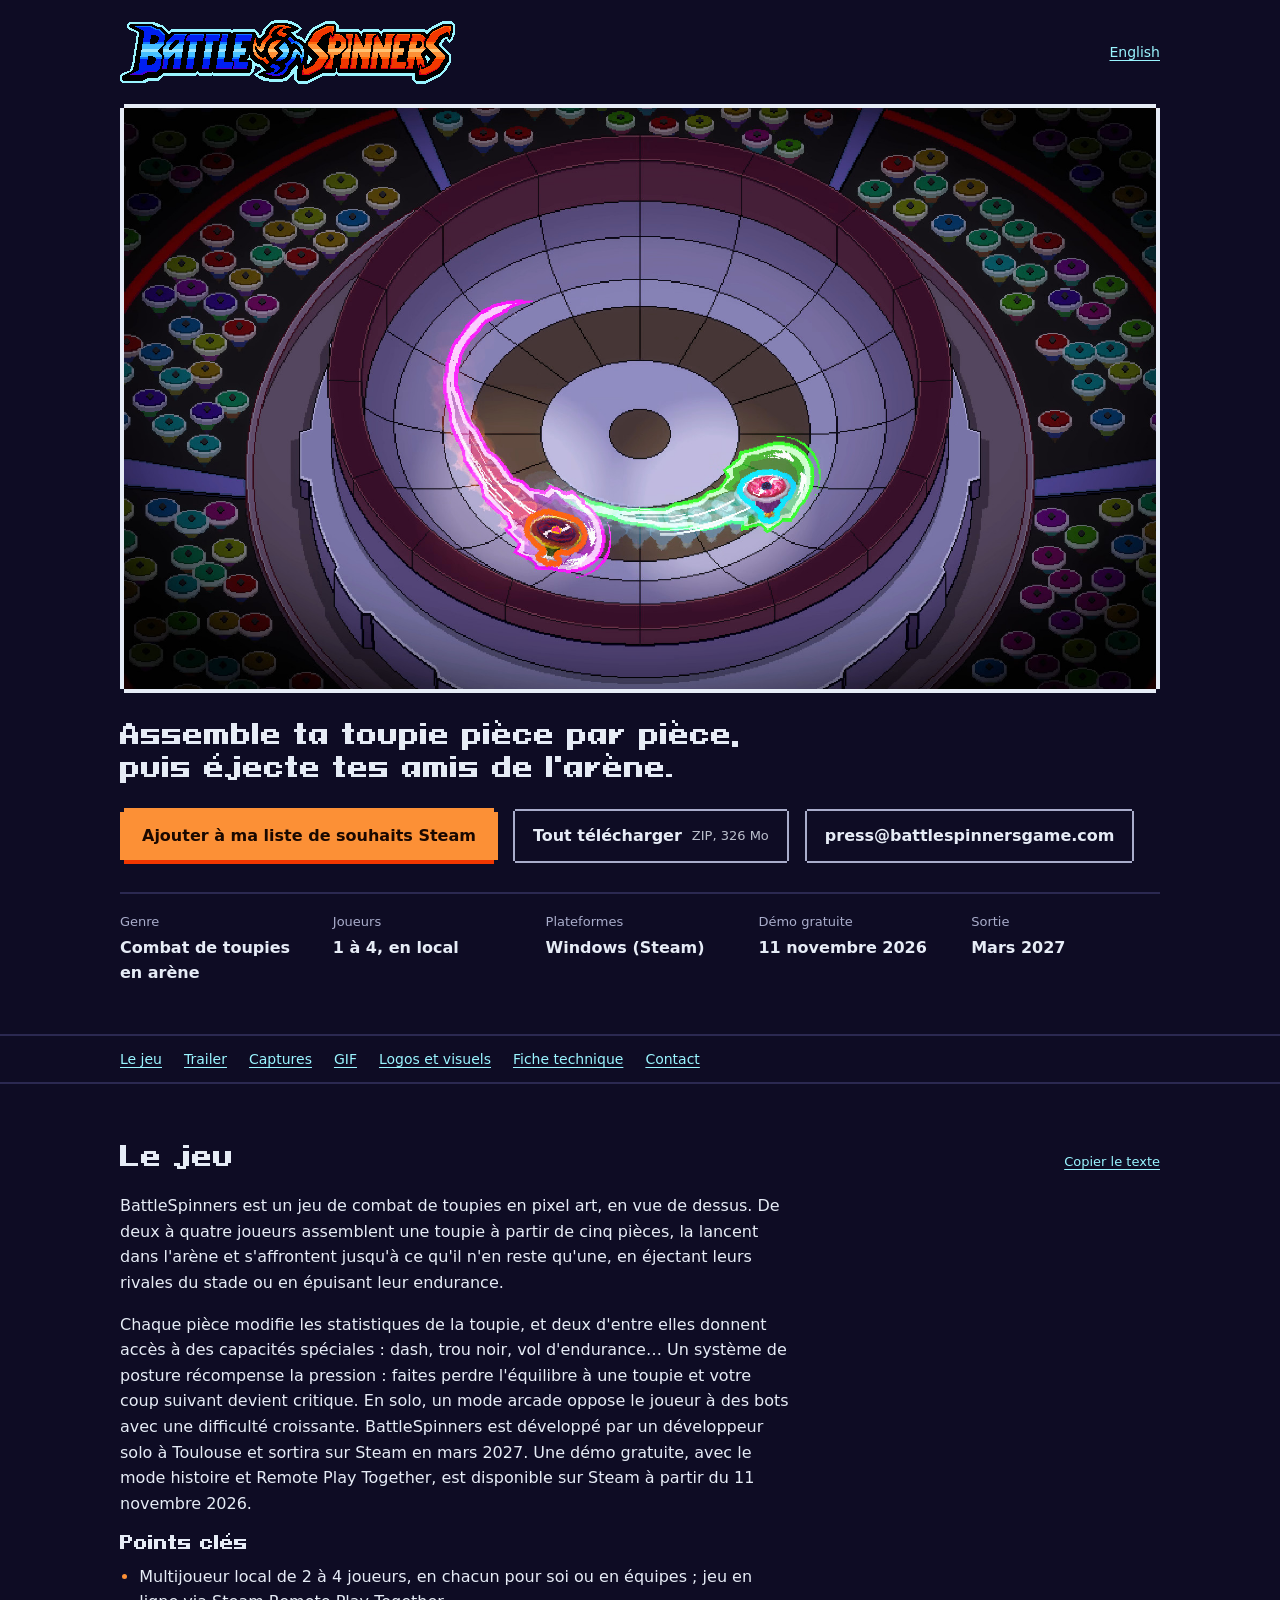
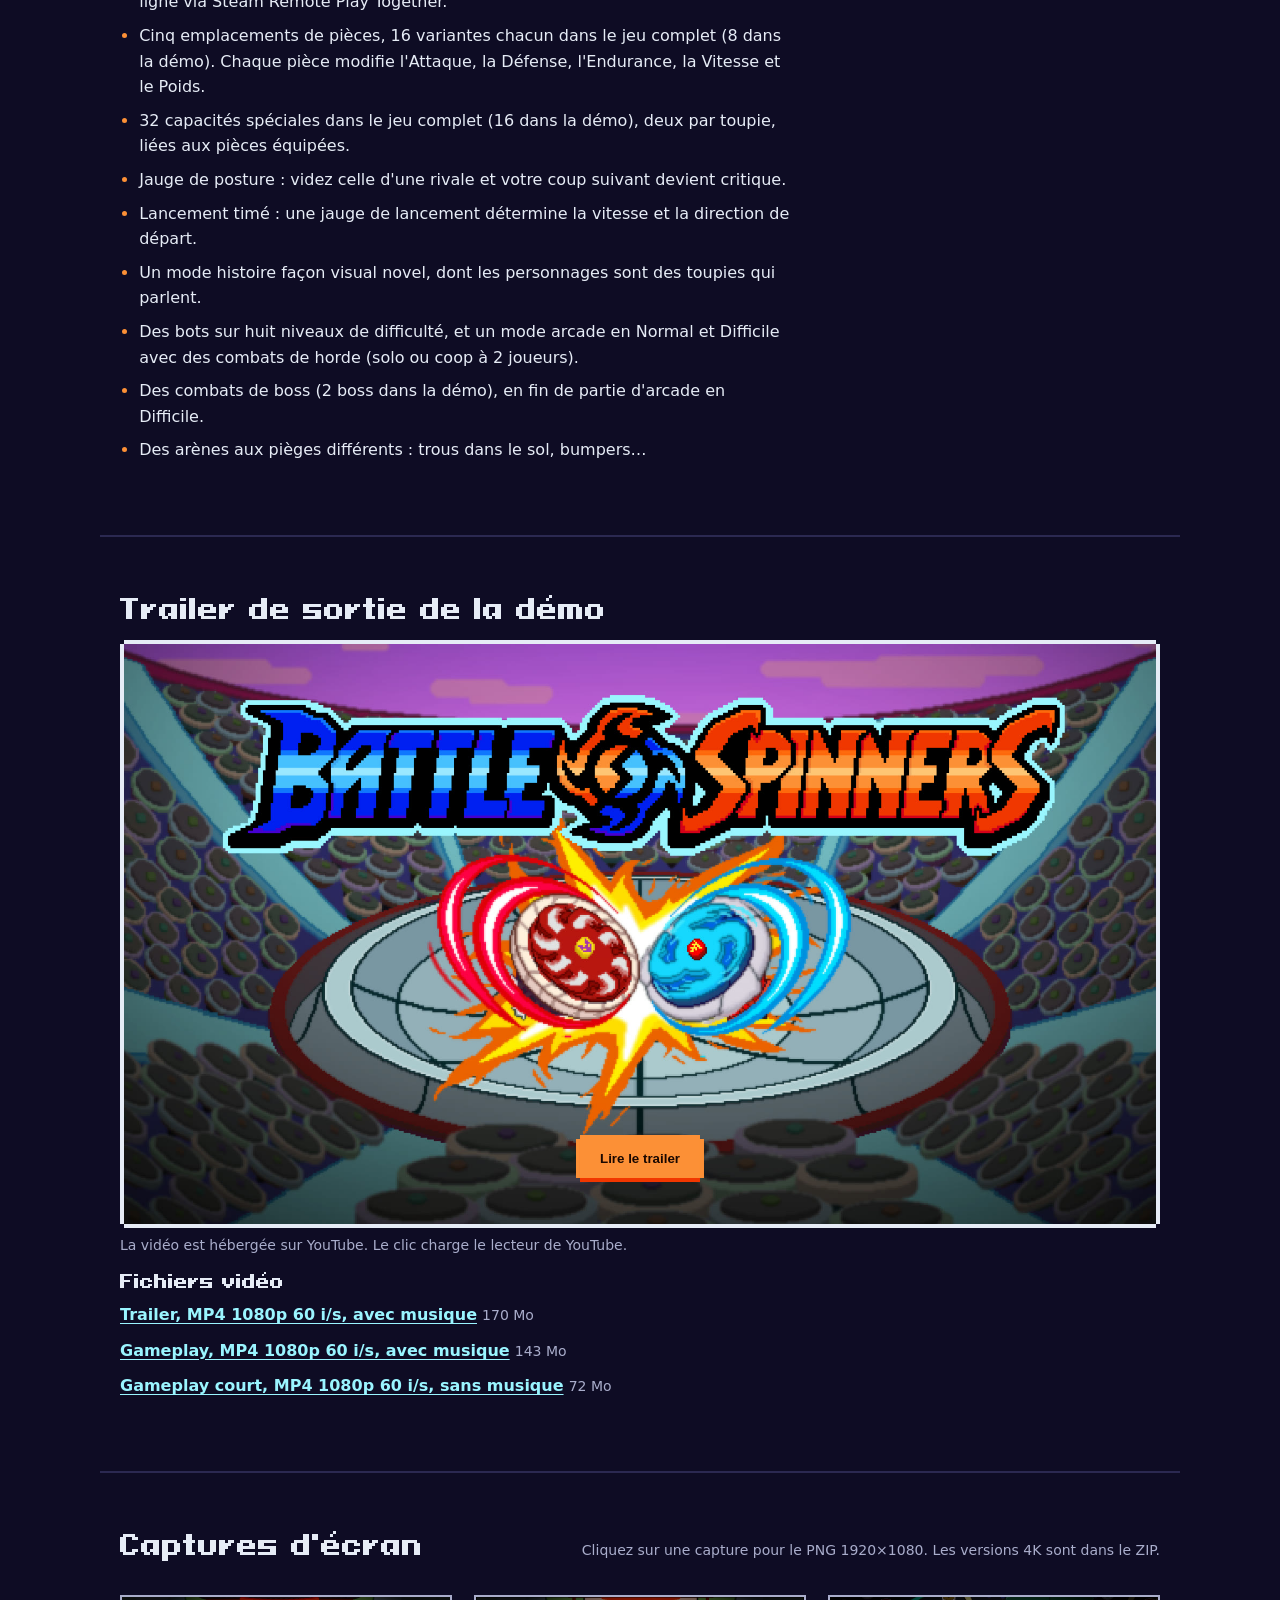
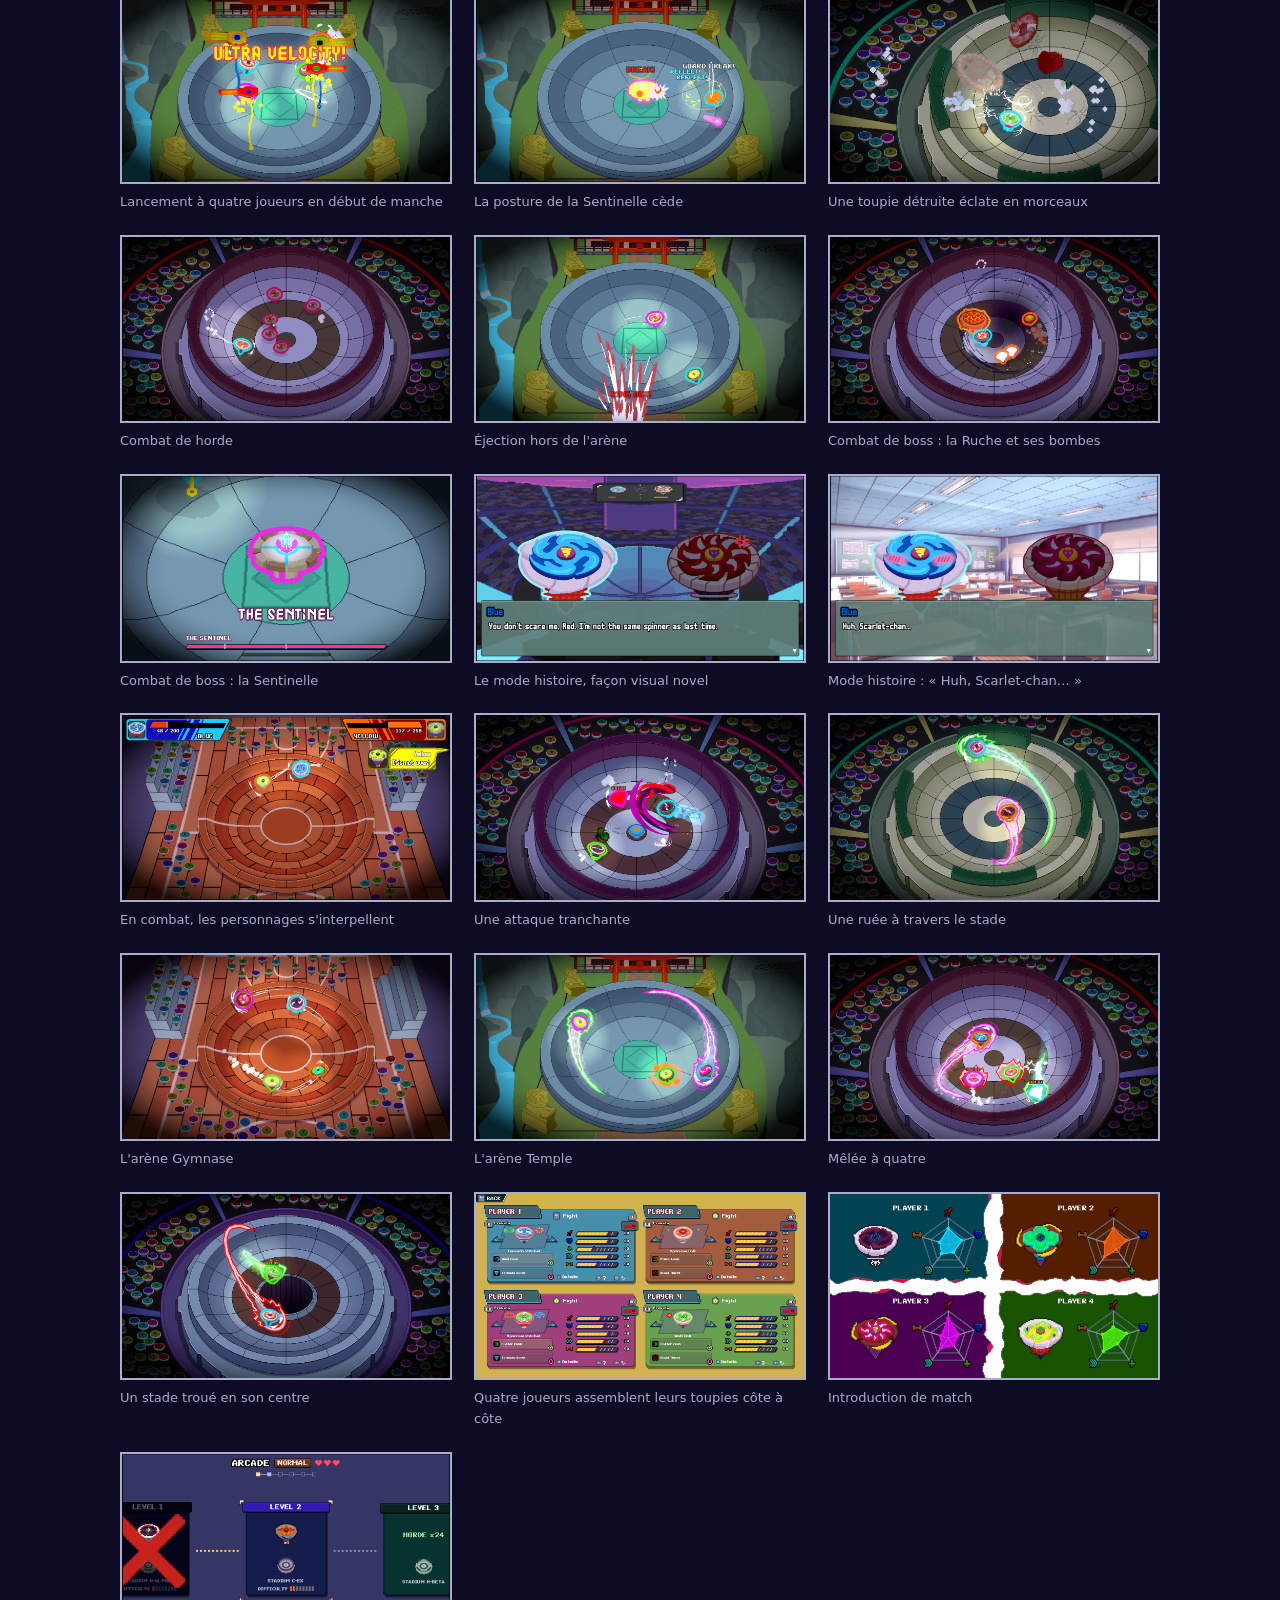
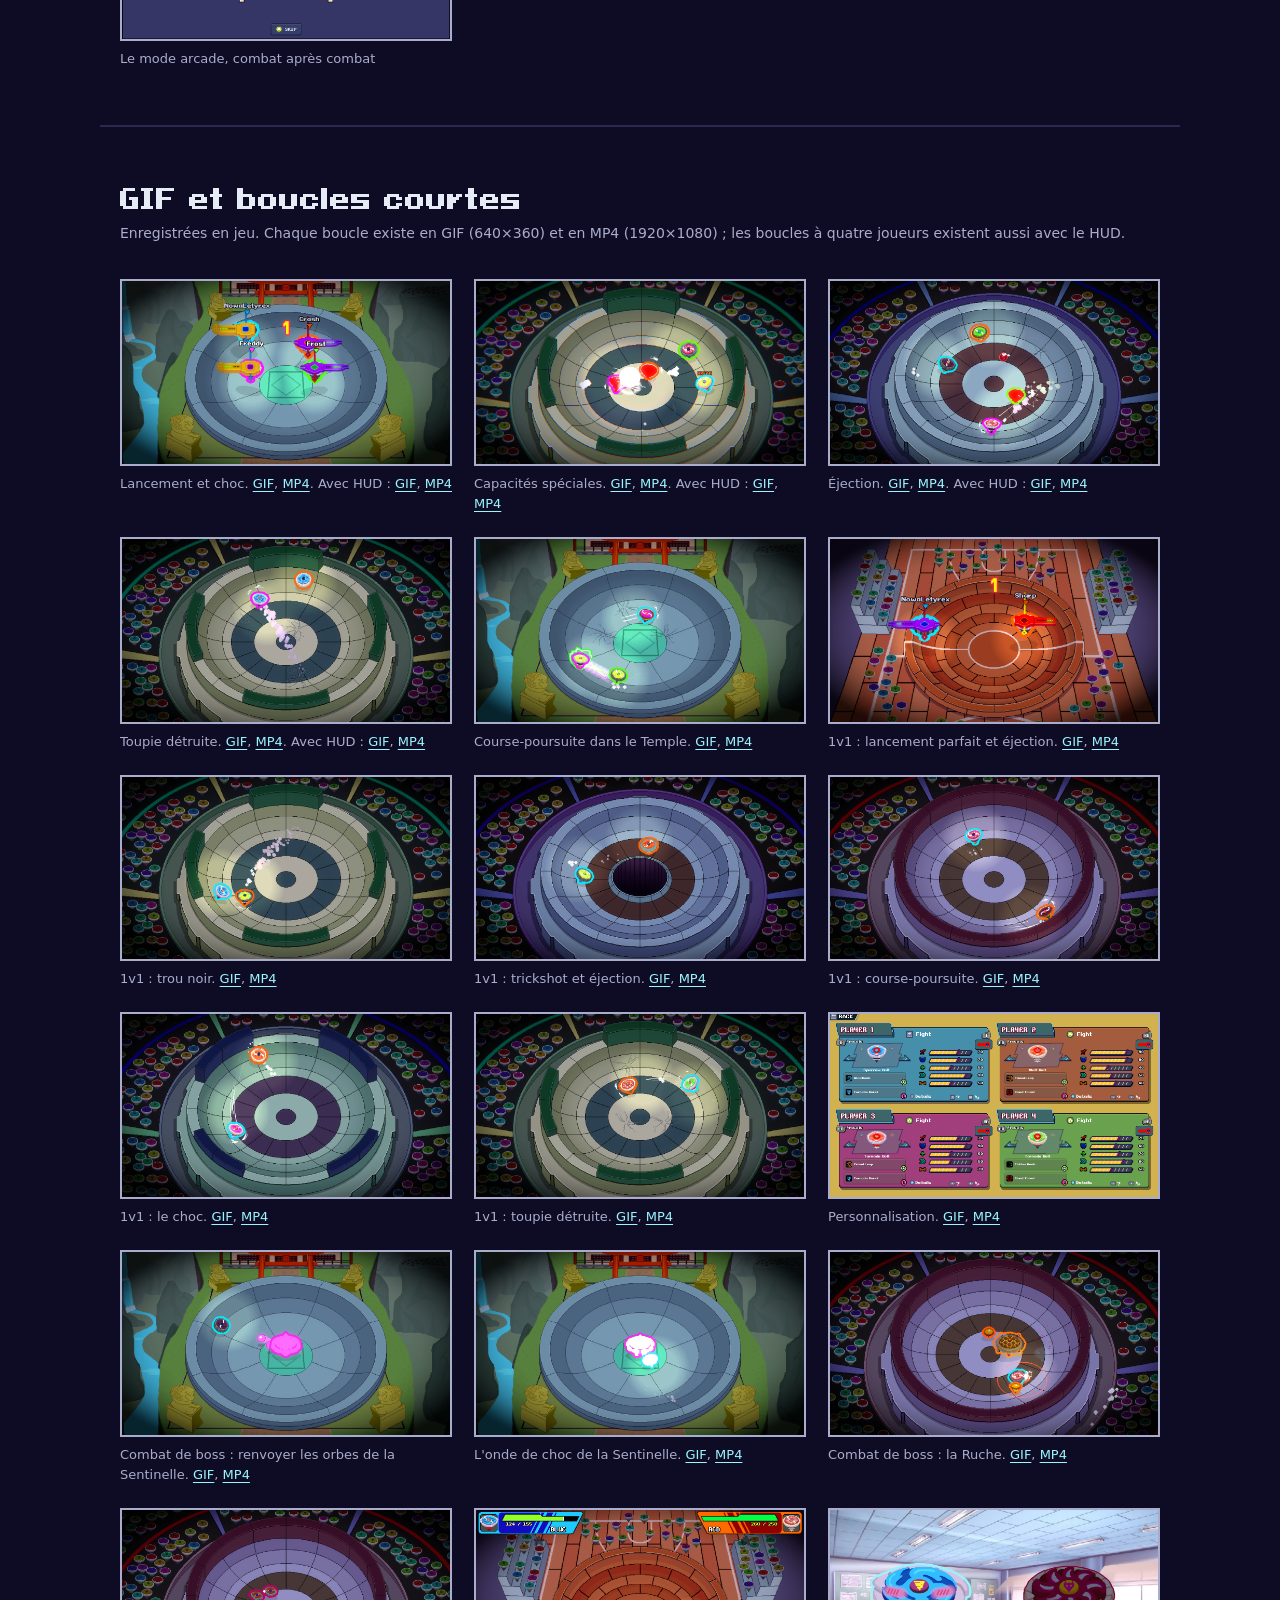
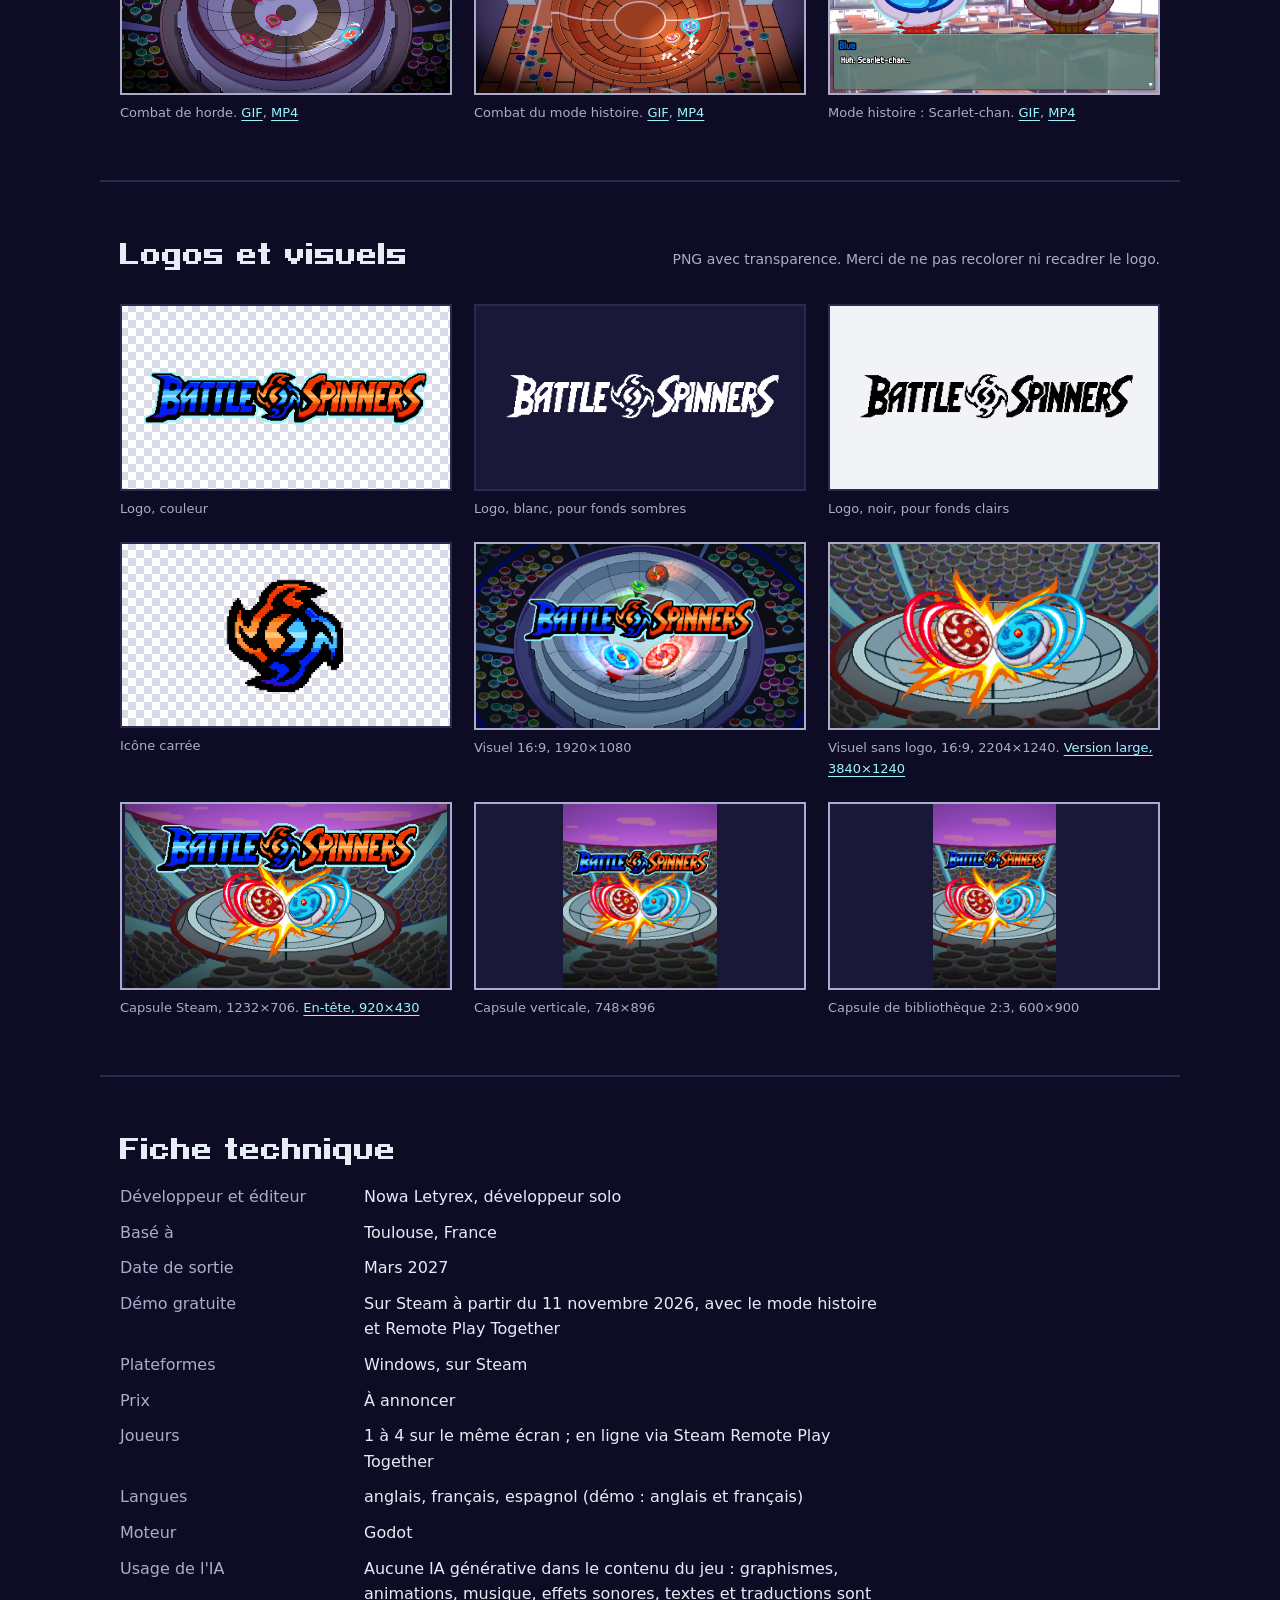
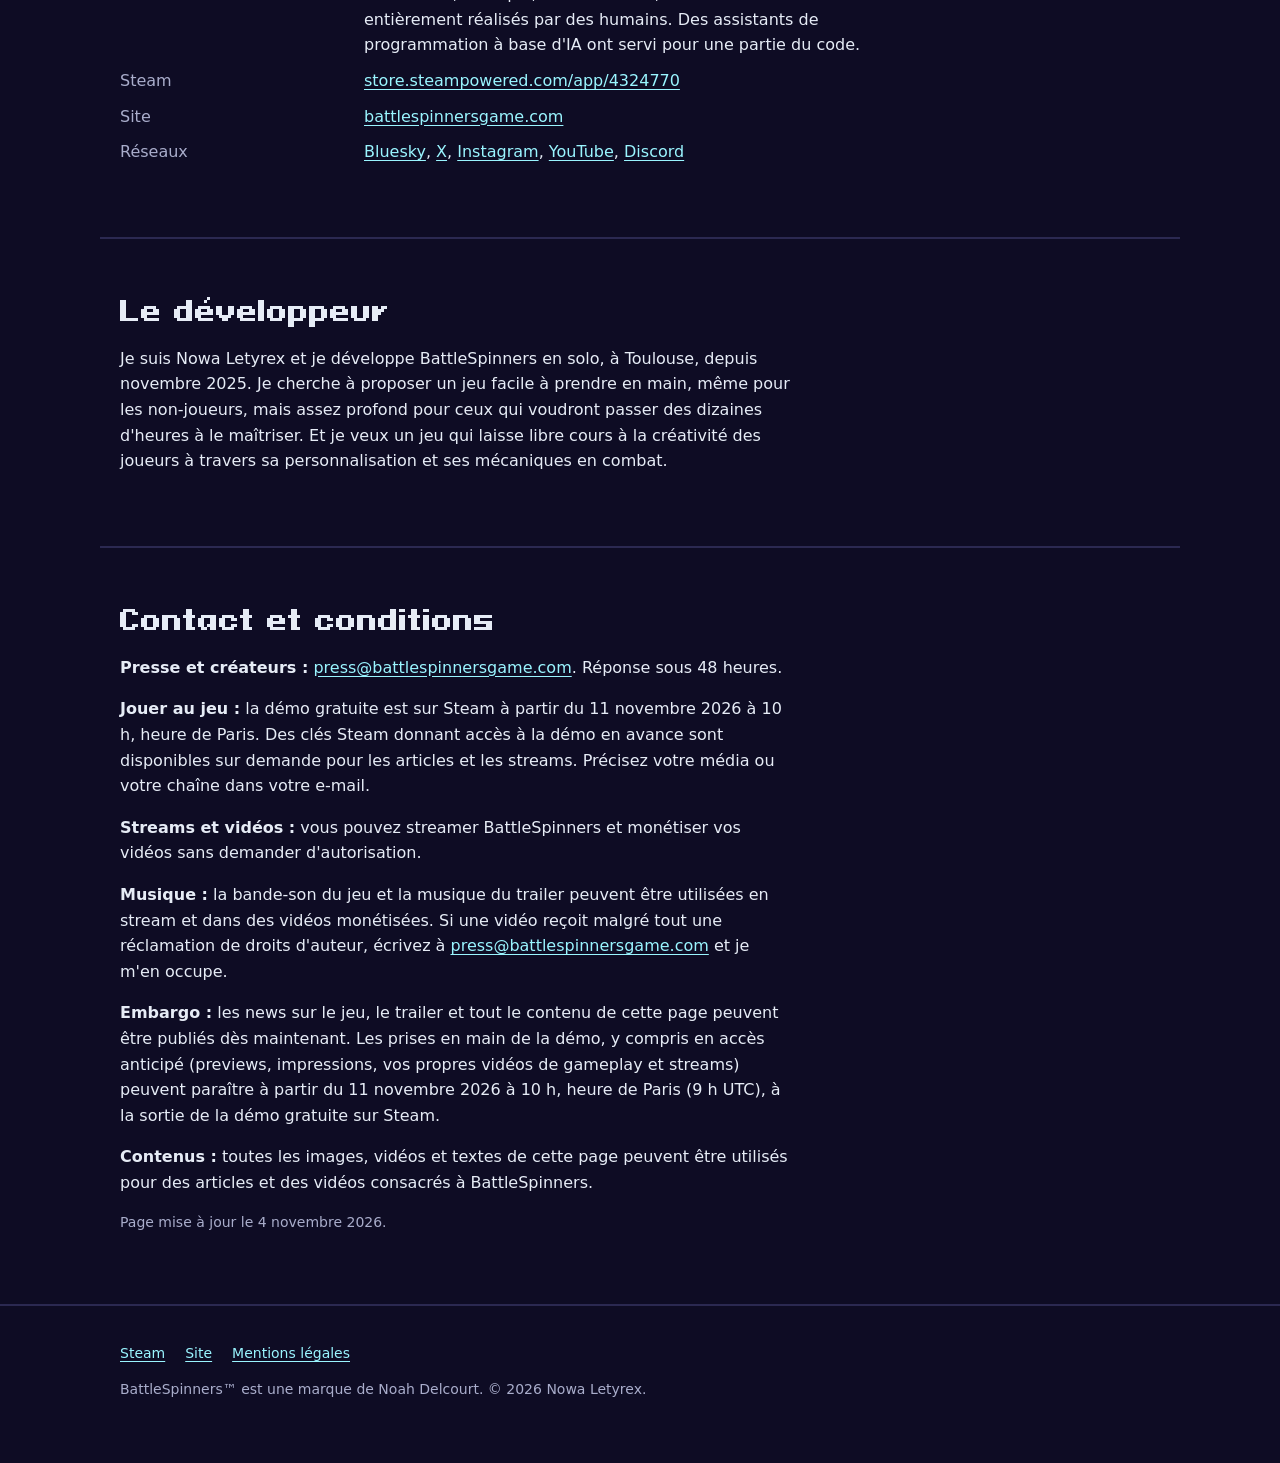
<file: press/fr/index.html>
<!doctype html>
<html lang="fr">
<head>
  <meta charset="utf-8">
  <meta name="viewport" content="width=device-width, initial-scale=1">
  <title>Dossier de presse BattleSpinners</title>
  <meta name="description" content="Dossier de presse de BattleSpinners, jeu de combat de toupies en pixel art jouable à plusieurs en local. Trailer, captures, GIF, logos, fiche technique et contact presse.">
  <link rel="canonical" href="https://battlespinnersgame.com/press/fr/">
  <link rel="alternate" hreflang="en" href="https://battlespinnersgame.com/press/">
  <link rel="alternate" hreflang="fr" href="https://battlespinnersgame.com/press/fr/">
  <link rel="alternate" hreflang="x-default" href="https://battlespinnersgame.com/press/">

  <meta property="og:type" content="website">
  <meta property="og:site_name" content="BattleSpinners">
  <meta property="og:title" content="Dossier de presse BattleSpinners">
  <meta property="og:description" content="Trailer, captures, GIF, logos et fiche technique. Libres d'utilisation pour vos articles et vidéos.">
  <meta property="og:url" content="https://battlespinnersgame.com/press/fr/">
  <meta property="og:image" content="https://battlespinnersgame.com/assets/img/og.png">
  <meta property="og:image:width" content="1200">
  <meta property="og:image:height" content="630">
  <meta property="og:locale" content="fr_FR">
  <meta name="twitter:card" content="summary_large_image">

  <link rel="icon" href="../../assets/img/favicon.png" type="image/png">
  <link rel="stylesheet" href="../../assets/site.css">
  <script src="../../assets/site.js" defer></script>
</head>
<body>
<a class="skip" href="#main">Aller au contenu</a>

<header class="wrap topbar">
  <a class="brand" href="../../"><img class="pixel" src="../../assets/img/logo.png" alt="BattleSpinners" width="335" height="64"></a>
  <nav aria-label="Langue"><a href="../" hreflang="en" lang="en">English</a></nav>
</header>

<main id="main">

  <div class="wrap hero">
    <div class="hero-frame notch">
      <video class="loop" src="../../assets/img/hero-loop.mp4" poster="../../assets/img/hero-poster.jpg"
             muted loop playsinline controls preload="metadata" width="1920" height="1080"
             aria-label="Extrait de gameplay de BattleSpinners en boucle"></video>
    </div>

    <h1 class="pitch">Assemble ta toupie pièce par pièce, puis éjecte tes amis de l'arène.</h1>

    <div class="actions">
      <a class="btn notch" href="https://store.steampowered.com/app/4324770/BattleSpinners/">Ajouter à ma liste de souhaits Steam</a>
      <a class="btn btn-ghost notch" href="https://github.com/NowaLeTyrex/battlespinners-site/releases/latest/download/battlespinners_presskit.zip">
        Tout télécharger <span class="meta">ZIP, 326 Mo</span></a>
      <a class="btn btn-ghost notch" href="mailto:press@battlespinnersgame.com">press@battlespinnersgame.com</a>
    </div>

    <dl class="keyfacts">
      <div><dt>Genre</dt><dd>Combat de toupies en arène</dd></div>
      <div><dt>Joueurs</dt><dd>1 à 4, en local</dd></div>
      <div><dt>Plateformes</dt><dd>Windows (Steam)</dd></div>
      <div><dt>Démo gratuite</dt><dd>11 novembre 2026</dd></div>
      <div><dt>Sortie</dt><dd>Mars 2027</dd></div>
    </dl>
  </div>

  <nav class="jump" aria-label="Sections">
    <div class="wrap">
      <ul>
        <li><a href="#about">Le jeu</a></li>
        <li><a href="#video">Trailer</a></li>
        <li><a href="#screenshots">Captures</a></li>
        <li><a href="#gifs">GIF</a></li>
        <li><a href="#logos">Logos et visuels</a></li>
        <li><a href="#facts">Fiche technique</a></li>
        <li><a href="#contact">Contact</a></li>
      </ul>
    </div>
  </nav>

  <section id="about" class="wrap">
    <div class="section-head">
      <h2>Le jeu</h2>
      <button class="copy-btn" type="button" data-copy="about-text" data-done-label="Copié" hidden>Copier le texte</button>
    </div>
    <div id="about-text" class="copy-block">
      <p>BattleSpinners est un jeu de combat de toupies en pixel art, en vue de dessus. De deux à quatre joueurs assemblent une toupie à partir de cinq pièces, la lancent dans l'arène et s'affrontent jusqu'à ce qu'il n'en reste qu'une, en éjectant leurs rivales du stade ou en épuisant leur endurance.</p>
      <p>Chaque pièce modifie les statistiques de la toupie, et deux d'entre elles donnent accès à des capacités spéciales : dash, trou noir, vol d'endurance… Un système de posture récompense la pression : faites perdre l'équilibre à une toupie et votre coup suivant devient critique. En solo, un mode arcade oppose le joueur à des bots avec une difficulté croissante. BattleSpinners est développé par un développeur solo à Toulouse et sortira sur Steam en mars 2027. Une démo gratuite, avec le mode histoire et Remote Play Together, est disponible sur Steam à partir du 11 novembre 2026.</p>
    </div>

    <h3>Points clés</h3>
    <ul class="features">
      <li>Multijoueur local de 2 à 4 joueurs, en chacun pour soi ou en équipes ; jeu en ligne via Steam Remote Play Together.</li>
      <li>Cinq emplacements de pièces, 16 variantes chacun dans le jeu complet (8 dans la démo). Chaque pièce modifie l'Attaque, la Défense, l'Endurance, la Vitesse et le Poids.</li>
      <li>32 capacités spéciales dans le jeu complet (16 dans la démo), deux par toupie, liées aux pièces équipées.</li>
      <li>Jauge de posture : videz celle d'une rivale et votre coup suivant devient critique.</li>
      <li>Lancement timé : une jauge de lancement détermine la vitesse et la direction de départ.</li>
      <li>Un mode histoire façon visual novel, dont les personnages sont des toupies qui parlent.</li>
      <li>Des bots sur huit niveaux de difficulté, et un mode arcade en Normal et Difficile avec des combats de horde (solo ou coop à 2 joueurs).</li>
      <li>Des combats de boss (2 boss dans la démo), en fin de partie d'arcade en Difficile.</li>
      <li>Des arènes aux pièges différents : trous dans le sol, bumpers…</li>
    </ul>
  </section>

  <section id="video" class="wrap">
    <div class="section-head"><h2>Trailer de sortie de la démo</h2></div>
    <button class="yt notch" type="button" data-youtube-id="YGgX2QzvN10" data-title="Trailer de sortie de la démo de BattleSpinners">
      <img src="../../assets/img/trailer-poster.jpg" alt="" width="1920" height="1080" loading="lazy">
      <span class="play">Lire le trailer</span>
    </button>
    <p class="yt-note small muted">La vidéo est hébergée sur YouTube. Le clic charge le lecteur de YouTube.</p>

    <h3>Fichiers vidéo</h3>
    <ul class="dl-list">
      <li><a href="https://github.com/NowaLeTyrex/battlespinners-site/releases/latest/download/battlespinners_demo_trailer_1080p.mp4">Trailer, MP4 1080p 60 i/s, avec musique</a> <span class="muted small">170 Mo</span></li>
      <li><a href="https://github.com/NowaLeTyrex/battlespinners-site/releases/latest/download/battlespinners_gameplay_1080p.mp4">Gameplay, MP4 1080p 60 i/s, avec musique</a> <span class="muted small">143 Mo</span></li>
      <li><a href="https://github.com/NowaLeTyrex/battlespinners-site/releases/latest/download/battlespinners_gameplay_no_music_1080p.mp4">Gameplay court, MP4 1080p 60 i/s, sans musique</a> <span class="muted small">72 Mo</span></li>
    </ul>
  </section>

  <section id="screenshots" class="wrap">
    <div class="section-head">
      <h2>Captures d'écran</h2>
      <p class="small muted">Cliquez sur une capture pour le PNG 1920×1080. Les versions 4K sont dans le ZIP.</p>
    </div>
    <div class="grid">
      <figure class="shot">
        <a href="../img/shots/01-round-start.png"><img src="../img/shots/thumbs/01-round-start.png" alt="Quatre toupies quittent leurs lanceurs au début d'une manche, sous l'annonce Ultra Velocity" width="640" height="360" loading="lazy"></a>
        <figcaption>Lancement à quatre joueurs en début de manche</figcaption>
      </figure>
      <figure class="shot">
        <a href="../img/shots/10-sentinel-break.png"><img src="../img/shots/thumbs/10-sentinel-break.png" alt="Des orbes renvoyés contre le boss Sentinelle brisent sa posture, sous les annonces Break, Reflect et Guard Break" width="640" height="360" loading="lazy"></a>
        <figcaption>La posture de la Sentinelle cède</figcaption>
      </figure>
      <figure class="shot">
        <a href="../img/shots/02-destroyed.png"><img src="../img/shots/thumbs/02-destroyed.png" alt="Une toupie détruite éclate en morceaux dans un stade vert" width="640" height="360" loading="lazy"></a>
        <figcaption>Une toupie détruite éclate en morceaux</figcaption>
      </figure>
      <figure class="shot">
        <a href="../img/shots/13-horde.png"><img src="../img/shots/thumbs/13-horde.png" alt="Une toupie affronte une horde de petites toupies ennemies" width="640" height="360" loading="lazy"></a>
        <figcaption>Combat de horde</figcaption>
      </figure>
      <figure class="shot">
        <a href="../img/shots/03-ring-out.png"><img src="../img/shots/thumbs/03-ring-out.png" alt="Une toupie est éjectée d'un stade de temple dans une gerbe de traits rouges, sous l'annonce Ring Out" width="640" height="360" loading="lazy"></a>
        <figcaption>Éjection hors de l'arène</figcaption>
      </figure>
      <figure class="shot">
        <a href="../img/shots/12-hive.png"><img src="../img/shots/thumbs/12-hive.png" alt="Le boss Ruche et ses bombes autour d'un trou noir" width="640" height="360" loading="lazy"></a>
        <figcaption>Combat de boss : la Ruche et ses bombes</figcaption>
      </figure>
      <figure class="shot">
        <a href="../img/shots/11-sentinel-intro.png"><img src="../img/shots/thumbs/11-sentinel-intro.png" alt="Gros plan sur le boss Sentinelle, avec son nom et sa barre de vie" width="640" height="360" loading="lazy"></a>
        <figcaption>Combat de boss : la Sentinelle</figcaption>
      </figure>
      <figure class="shot">
        <a href="../img/shots/14-story-dialogue.png"><img src="../img/shots/thumbs/14-story-dialogue.png" alt="Dialogue du mode histoire entre Blue et Red, deux toupies qui parlent, dans un stade (texte anglais)" width="640" height="360" loading="lazy"></a>
        <figcaption>Le mode histoire, façon visual novel</figcaption>
      </figure>
      <figure class="shot">
        <a href="../img/shots/16-story-scarlet.png"><img src="../img/shots/thumbs/16-story-scarlet.png" alt="Mode histoire dans une salle de classe : Blue rougit et dit « Huh, Scarlet-chan… » à côté de Scarlet" width="640" height="360" loading="lazy"></a>
        <figcaption>Mode histoire : « Huh, Scarlet-chan… »</figcaption>
      </figure>
      <figure class="shot">
        <a href="../img/shots/15-story-battle.png"><img src="../img/shots/thumbs/15-story-battle.png" alt="Combat du mode histoire entre Blue et Yellow, avec les barres d'endurance et Yellow qui lance « It's not over! »" width="640" height="360" loading="lazy"></a>
        <figcaption>En combat, les personnages s'interpellent</figcaption>
      </figure>
      <figure class="shot">
        <a href="../img/shots/04-slash.png"><img src="../img/shots/thumbs/04-slash.png" alt="Une toupie frappe en passant près d'une rivale et laisse une traînée violette" width="640" height="360" loading="lazy"></a>
        <figcaption>Une attaque tranchante</figcaption>
      </figure>
      <figure class="shot">
        <a href="../img/shots/05-chase.png"><img src="../img/shots/thumbs/05-chase.png" alt="Une toupie traverse un stade vert en laissant une traînée lumineuse" width="640" height="360" loading="lazy"></a>
        <figcaption>Une ruée à travers le stade</figcaption>
      </figure>
      <figure class="shot">
        <a href="../img/shots/06-gymnasium.png"><img src="../img/shots/thumbs/06-gymnasium.png" alt="Trois toupies s'affrontent dans un gymnase au parquet de bois, entouré d'un public de toupies" width="640" height="360" loading="lazy"></a>
        <figcaption>L'arène Gymnase</figcaption>
      </figure>
      <figure class="shot">
        <a href="../img/shots/17-temple.png"><img src="../img/shots/thumbs/17-temple.png" alt="Deux toupies foncent dans un stade de temple en laissant des traînées lumineuses" width="640" height="360" loading="lazy"></a>
        <figcaption>L'arène Temple</figcaption>
      </figure>
      <figure class="shot">
        <a href="../img/shots/18-melee.png"><img src="../img/shots/thumbs/18-melee.png" alt="Quatre toupies aux auras lumineuses s'affrontent dans un stade violet" width="640" height="360" loading="lazy"></a>
        <figcaption>Mêlée à quatre</figcaption>
      </figure>
      <figure class="shot">
        <a href="../img/shots/19-hole-arena.png"><img src="../img/shots/thumbs/19-hole-arena.png" alt="Une toupie à l'aura rouge contourne le trou d'un stade" width="640" height="360" loading="lazy"></a>
        <figcaption>Un stade troué en son centre</figcaption>
      </figure>
      <figure class="shot">
        <a href="../img/shots/07-customization.png"><img src="../img/shots/thumbs/07-customization.png" alt="Écran de personnalisation à quatre joueurs, avec les jauges de statistiques et deux capacités par toupie" width="640" height="360" loading="lazy"></a>
        <figcaption>Quatre joueurs assemblent leurs toupies côte à côte</figcaption>
      </figure>
      <figure class="shot">
        <a href="../img/shots/08-match-intro.png"><img src="../img/shots/thumbs/08-match-intro.png" alt="Introduction de match avec la toupie et le pentagone de statistiques de chaque joueur" width="640" height="360" loading="lazy"></a>
        <figcaption>Introduction de match</figcaption>
      </figure>
      <figure class="shot">
        <a href="../img/shots/09-arcade-map.png"><img src="../img/shots/thumbs/09-arcade-map.png" alt="Carte d'une partie d'arcade en Normal avec trois vies : niveau 1 terminé, niveau 2 sélectionné, niveau 3 contre une horde de 24 toupies" width="640" height="360" loading="lazy"></a>
        <figcaption>Le mode arcade, combat après combat</figcaption>
      </figure>
    </div>
  </section>

  <section id="gifs" class="wrap">
    <div class="section-head">
      <h2>GIF et boucles courtes</h2>
      <p class="small muted">Enregistrées en jeu. Chaque boucle existe en GIF (640×360) et en MP4 (1920×1080) ; les boucles à quatre joueurs existent aussi avec le HUD.</p>
    </div>
    <div class="grid">
      <figure class="shot">
        <video class="loop" src="../loops/loop-01-clash.mp4" poster="../loops/loop-01-clash.png" muted loop playsinline controls preload="none" width="1920" height="1080" aria-label="Quatre toupies sont lancées dans un stade et se percutent"></video>
        <figcaption>Lancement et choc.
          <a href="https://github.com/NowaLeTyrex/battlespinners-site/releases/latest/download/battlespinners_loop_01_clash.gif">GIF</a>,
          <a href="../loops/loop-01-clash.mp4">MP4</a>. Avec HUD :
          <a href="https://github.com/NowaLeTyrex/battlespinners-site/releases/latest/download/battlespinners_loop_01_clash_hud.gif">GIF</a>,
          <a href="../loops/loop-01-clash-hud.mp4">MP4</a></figcaption>
      </figure>
      <figure class="shot">
        <video class="loop" src="../loops/loop-02-ability.mp4" poster="../loops/loop-02-ability.png" muted loop playsinline controls preload="none" width="1920" height="1080" aria-label="Des toupies déclenchent des capacités spéciales, dont un trou noir"></video>
        <figcaption>Capacités spéciales.
          <a href="https://github.com/NowaLeTyrex/battlespinners-site/releases/latest/download/battlespinners_loop_02_ability.gif">GIF</a>,
          <a href="../loops/loop-02-ability.mp4">MP4</a>. Avec HUD :
          <a href="https://github.com/NowaLeTyrex/battlespinners-site/releases/latest/download/battlespinners_loop_02_ability_hud.gif">GIF</a>,
          <a href="../loops/loop-02-ability-hud.mp4">MP4</a></figcaption>
      </figure>
      <figure class="shot">
        <video class="loop" src="../loops/loop-03-ring-out.mp4" poster="../loops/loop-03-ring-out.png" muted loop playsinline controls preload="none" width="1920" height="1080" aria-label="Une toupie est éjectée du stade"></video>
        <figcaption>Éjection.
          <a href="https://github.com/NowaLeTyrex/battlespinners-site/releases/latest/download/battlespinners_loop_03_ring_out.gif">GIF</a>,
          <a href="../loops/loop-03-ring-out.mp4">MP4</a>. Avec HUD :
          <a href="https://github.com/NowaLeTyrex/battlespinners-site/releases/latest/download/battlespinners_loop_03_ring_out_hud.gif">GIF</a>,
          <a href="../loops/loop-03-ring-out-hud.mp4">MP4</a></figcaption>
      </figure>
      <figure class="shot">
        <video class="loop" src="../loops/loop-04-destroyed.mp4" poster="../loops/loop-04-destroyed.png" muted loop playsinline controls preload="none" width="1920" height="1080" aria-label="Un coup détruit une toupie, qui éclate en pièces"></video>
        <figcaption>Toupie détruite.
          <a href="https://github.com/NowaLeTyrex/battlespinners-site/releases/latest/download/battlespinners_loop_04_destroyed.gif">GIF</a>,
          <a href="../loops/loop-04-destroyed.mp4">MP4</a>. Avec HUD :
          <a href="https://github.com/NowaLeTyrex/battlespinners-site/releases/latest/download/battlespinners_loop_04_destroyed_hud.gif">GIF</a>,
          <a href="../loops/loop-04-destroyed-hud.mp4">MP4</a></figcaption>
      </figure>
      <figure class="shot">
        <video class="loop" src="../loops/loop-16-temple-chase.mp4" poster="../loops/loop-16-temple-chase.png" muted loop playsinline controls preload="none" width="1920" height="1080" aria-label="Des toupies se poursuivent dans un stade de temple"></video>
        <figcaption>Course-poursuite dans le Temple.
          <a href="https://github.com/NowaLeTyrex/battlespinners-site/releases/latest/download/battlespinners_loop_16_temple_chase.gif">GIF</a>,
          <a href="../loops/loop-16-temple-chase.mp4">MP4</a></figcaption>
      </figure>
      <figure class="shot">
        <video class="loop" src="../loops/loop-12-duel-launch.mp4" poster="../loops/loop-12-duel-launch.png" muted loop playsinline controls preload="none" width="1920" height="1080" aria-label="Deux joueurs lancent avec un timing parfait, puis s'éjectent l'un l'autre du stade"></video>
        <figcaption>1v1 : lancement parfait et éjection.
          <a href="https://github.com/NowaLeTyrex/battlespinners-site/releases/latest/download/battlespinners_loop_12_duel_launch.gif">GIF</a>,
          <a href="../loops/loop-12-duel-launch.mp4">MP4</a></figcaption>
      </figure>
      <figure class="shot">
        <video class="loop" src="../loops/loop-13-duel-black-hole.mp4" poster="../loops/loop-13-duel-black-hole.png" muted loop playsinline controls preload="none" width="1920" height="1080" aria-label="En duel, un trou noir aspire une toupie avant qu'elle soit détruite"></video>
        <figcaption>1v1 : trou noir.
          <a href="https://github.com/NowaLeTyrex/battlespinners-site/releases/latest/download/battlespinners_loop_13_duel_black_hole.gif">GIF</a>,
          <a href="../loops/loop-13-duel-black-hole.mp4">MP4</a></figcaption>
      </figure>
      <figure class="shot">
        <video class="loop" src="../loops/loop-14-duel-trickshot.mp4" poster="../loops/loop-14-duel-trickshot.png" muted loop playsinline controls preload="none" width="1920" height="1080" aria-label="Un trickshot déclenche les annonces Sick! et Amazing! avant une éjection"></video>
        <figcaption>1v1 : trickshot et éjection.
          <a href="https://github.com/NowaLeTyrex/battlespinners-site/releases/latest/download/battlespinners_loop_14_duel_trickshot.gif">GIF</a>,
          <a href="../loops/loop-14-duel-trickshot.mp4">MP4</a></figcaption>
      </figure>
      <figure class="shot">
        <video class="loop" src="../loops/loop-15-duel-chase.mp4" poster="../loops/loop-15-duel-chase.png" muted loop playsinline controls preload="none" width="1920" height="1080" aria-label="Une toupie poursuit sa rivale à travers le stade en laissant une traînée violette"></video>
        <figcaption>1v1 : course-poursuite.
          <a href="https://github.com/NowaLeTyrex/battlespinners-site/releases/latest/download/battlespinners_loop_15_duel_chase.gif">GIF</a>,
          <a href="../loops/loop-15-duel-chase.mp4">MP4</a></figcaption>
      </figure>
      <figure class="shot">
        <video class="loop" src="../loops/loop-17-duel-clash.mp4" poster="../loops/loop-17-duel-clash.png" muted loop playsinline controls preload="none" width="1920" height="1080" aria-label="En duel, une toupie à l'aura rouge frappe sa rivale"></video>
        <figcaption>1v1 : le choc.
          <a href="https://github.com/NowaLeTyrex/battlespinners-site/releases/latest/download/battlespinners_loop_17_duel_clash.gif">GIF</a>,
          <a href="../loops/loop-17-duel-clash.mp4">MP4</a></figcaption>
      </figure>
      <figure class="shot">
        <video class="loop" src="../loops/loop-18-duel-destroyed.mp4" poster="../loops/loop-18-duel-destroyed.png" muted loop playsinline controls preload="none" width="1920" height="1080" aria-label="En duel, un coup détruit une toupie, qui éclate en pièces"></video>
        <figcaption>1v1 : toupie détruite.
          <a href="https://github.com/NowaLeTyrex/battlespinners-site/releases/latest/download/battlespinners_loop_18_duel_destroyed.gif">GIF</a>,
          <a href="../loops/loop-18-duel-destroyed.mp4">MP4</a></figcaption>
      </figure>
      <figure class="shot">
        <video class="loop" src="../loops/loop-05-customization.mp4" poster="../loops/loop-05-customization.png" muted loop playsinline controls preload="none" width="1920" height="1080" aria-label="Quatre joueurs changent les pièces de leurs toupies et se déclarent prêts"></video>
        <figcaption>Personnalisation.
          <a href="https://github.com/NowaLeTyrex/battlespinners-site/releases/latest/download/battlespinners_loop_05_customization.gif">GIF</a>,
          <a href="../loops/loop-05-customization.mp4">MP4</a></figcaption>
      </figure>
      <figure class="shot">
        <video class="loop" src="../loops/loop-06-sentinel.mp4" poster="../loops/loop-06-sentinel.png" muted loop playsinline controls preload="none" width="1920" height="1080" aria-label="Une toupie renvoie les orbes du boss Sentinelle jusqu'à briser sa posture"></video>
        <figcaption>Combat de boss : renvoyer les orbes de la Sentinelle.
          <a href="https://github.com/NowaLeTyrex/battlespinners-site/releases/latest/download/battlespinners_loop_06_sentinel.gif">GIF</a>,
          <a href="../loops/loop-06-sentinel.mp4">MP4</a></figcaption>
      </figure>
      <figure class="shot">
        <video class="loop" src="../loops/loop-07-sentinel-shockwave.mp4" poster="../loops/loop-07-sentinel-shockwave.png" muted loop playsinline controls preload="none" width="1920" height="1080" aria-label="La Sentinelle charge puis libère une onde de choc qui fissure l'arène"></video>
        <figcaption>L'onde de choc de la Sentinelle.
          <a href="https://github.com/NowaLeTyrex/battlespinners-site/releases/latest/download/battlespinners_loop_07_sentinel_shockwave.gif">GIF</a>,
          <a href="../loops/loop-07-sentinel-shockwave.mp4">MP4</a></figcaption>
      </figure>
      <figure class="shot">
        <video class="loop" src="../loops/loop-08-hive.mp4" poster="../loops/loop-08-hive.png" muted loop playsinline controls preload="none" width="1920" height="1080" aria-label="Des bombes prises dans un trou noir explosent contre le boss Ruche"></video>
        <figcaption>Combat de boss : la Ruche.
          <a href="https://github.com/NowaLeTyrex/battlespinners-site/releases/latest/download/battlespinners_loop_08_hive.gif">GIF</a>,
          <a href="../loops/loop-08-hive.mp4">MP4</a></figcaption>
      </figure>
      <figure class="shot">
        <video class="loop" src="../loops/loop-09-horde.mp4" poster="../loops/loop-09-horde.png" muted loop playsinline controls preload="none" width="1920" height="1080" aria-label="Une toupie balaie une horde de petites toupies, puis la vague 2 commence"></video>
        <figcaption>Combat de horde.
          <a href="https://github.com/NowaLeTyrex/battlespinners-site/releases/latest/download/battlespinners_loop_09_horde.gif">GIF</a>,
          <a href="../loops/loop-09-horde.mp4">MP4</a></figcaption>
      </figure>
      <figure class="shot">
        <video class="loop" src="../loops/loop-10-story.mp4" poster="../loops/loop-10-story.png" muted loop playsinline controls preload="none" width="1920" height="1080" aria-label="Dans un combat du mode histoire, Red bat Blue et lance « Take that, loser! »"></video>
        <figcaption>Combat du mode histoire.
          <a href="https://github.com/NowaLeTyrex/battlespinners-site/releases/latest/download/battlespinners_loop_10_story.gif">GIF</a>,
          <a href="../loops/loop-10-story.mp4">MP4</a></figcaption>
      </figure>
      <figure class="shot">
        <video class="loop" src="../loops/loop-11-story-scarlet.mp4" poster="../loops/loop-11-story-scarlet.png" muted loop playsinline controls preload="none" width="1920" height="1080" aria-label="Dans une salle de classe, Blue rougit et bafouille « Huh, Scarlet-chan… »"></video>
        <figcaption>Mode histoire : Scarlet-chan.
          <a href="https://github.com/NowaLeTyrex/battlespinners-site/releases/latest/download/battlespinners_loop_11_story_scarlet.gif">GIF</a>,
          <a href="../loops/loop-11-story-scarlet.mp4">MP4</a></figcaption>
      </figure>
    </div>
  </section>

  <section id="logos" class="wrap">
    <div class="section-head">
      <h2>Logos et visuels</h2>
      <p class="small muted">PNG avec transparence. Merci de ne pas recolorer ni recadrer le logo.</p>
    </div>
    <div class="grid">
      <figure class="shot">
        <a class="swatch on-check" href="../img/logos/logo_color.png"><img src="../img/logos/logo_color.png" alt="Logo BattleSpinners en couleur" width="670" height="128" loading="lazy"></a>
        <figcaption>Logo, couleur</figcaption>
      </figure>
      <figure class="shot">
        <a class="swatch on-dark" href="../img/logos/logo_white.png"><img src="../img/logos/logo_white.png" alt="Logo BattleSpinners en blanc" width="670" height="128" loading="lazy"></a>
        <figcaption>Logo, blanc, pour fonds sombres</figcaption>
      </figure>
      <figure class="shot">
        <a class="swatch on-light" href="../img/logos/logo_black.png"><img src="../img/logos/logo_black.png" alt="Logo BattleSpinners en noir" width="670" height="128" loading="lazy"></a>
        <figcaption>Logo, noir, pour fonds clairs</figcaption>
      </figure>
      <figure class="shot">
        <a class="swatch on-check" href="../img/logos/icon.png"><img src="../img/logos/icon.png" alt="Icône BattleSpinners" width="128" height="128" loading="lazy"></a>
        <figcaption>Icône carrée</figcaption>
      </figure>
      <figure class="shot">
        <a href="../img/keyart/keyart_16x9.png"><img src="../img/keyart/keyart_16x9.png" alt="Visuel principal de BattleSpinners : des toupies dans un stade entouré d'un public de toupies, avec le logo" width="1920" height="1080" loading="lazy"></a>
        <figcaption>Visuel 16:9, 1920×1080</figcaption>
      </figure>
      <figure class="shot">
        <a href="../img/keyart/keyart_clash_16x9_nologo.png"><img src="../img/keyart/keyart_clash_16x9_nologo.png" alt="Une toupie rouge et une toupie bleue se percutent dans une gerbe d'étincelles, sans logo" width="2204" height="1240" loading="lazy"></a>
        <figcaption>Visuel sans logo, 16:9, 2204×1240. <a href="../img/keyart/steam_library_hero_nologo.png">Version large, 3840×1240</a></figcaption>
      </figure>
      <figure class="shot">
        <a href="../img/keyart/steam_main_capsule.png"><img src="../img/keyart/steam_main_capsule.png" alt="Capsule Steam de BattleSpinners : le logo au-dessus de deux toupies qui se percutent" width="1232" height="706" loading="lazy" style="aspect-ratio:16/9;object-fit:contain"></a>
        <figcaption>Capsule Steam, 1232×706. <a href="../img/keyart/steam_header_capsule.png">En-tête, 920×430</a></figcaption>
      </figure>
      <figure class="shot">
        <a href="../img/keyart/steam_vertical_capsule.png"><img src="../img/keyart/steam_vertical_capsule.png" alt="Capsule verticale de BattleSpinners : le logo au-dessus de deux toupies qui se percutent" width="748" height="896" loading="lazy" style="aspect-ratio:16/9;object-fit:contain"></a>
        <figcaption>Capsule verticale, 748×896</figcaption>
      </figure>
      <figure class="shot">
        <a href="../img/keyart/steam_library_capsule.png"><img src="../img/keyart/steam_library_capsule.png" alt="Capsule de bibliothèque de BattleSpinners : le logo au-dessus de deux toupies qui se percutent" width="600" height="900" loading="lazy" style="aspect-ratio:16/9;object-fit:contain"></a>
        <figcaption>Capsule de bibliothèque 2:3, 600×900</figcaption>
      </figure>
    </div>
  </section>

  <section id="facts" class="wrap">
    <div class="section-head"><h2>Fiche technique</h2></div>
    <dl class="facts">
      <dt>Développeur et éditeur</dt><dd>Nowa Letyrex, développeur solo</dd>
      <dt>Basé à</dt><dd>Toulouse, France</dd>
      <dt>Date de sortie</dt><dd>Mars 2027</dd>
      <dt>Démo gratuite</dt><dd>Sur Steam à partir du 11 novembre 2026, avec le mode histoire et Remote Play Together</dd>
      <dt>Plateformes</dt><dd>Windows, sur Steam</dd>
      <dt>Prix</dt><dd>À annoncer</dd>
      <dt>Joueurs</dt><dd>1 à 4 sur le même écran ; en ligne via Steam Remote Play Together</dd>
      <dt>Langues</dt><dd>anglais, français, espagnol (démo : anglais et français)</dd>
      <dt>Moteur</dt><dd>Godot</dd>
      <dt>Usage de l'IA</dt><dd>Aucune IA générative dans le contenu du jeu : graphismes, animations, musique, effets sonores, textes et traductions sont entièrement réalisés par des humains. Des assistants de programmation à base d'IA ont servi pour une partie du code.</dd>
      <dt>Steam</dt><dd><a href="https://store.steampowered.com/app/4324770/BattleSpinners/">store.steampowered.com/app/4324770</a></dd>
      <dt>Site</dt><dd><a href="https://battlespinnersgame.com/">battlespinnersgame.com</a></dd>
      <dt>Réseaux</dt><dd>
        <a href="https://bsky.app/profile/nowaletyrex.bsky.social">Bluesky</a>,
        <a href="https://x.com/NowaLeTyrex">X</a>,
        <a href="https://www.instagram.com/nowa_letyrex/">Instagram</a>,
        <a href="https://www.youtube.com/@NowaLetyrex">YouTube</a>,
        <a href="https://discord.gg/fsGA7gECzQ">Discord</a></dd>
    </dl>
  </section>

  <section id="developer" class="wrap">
    <div class="section-head"><h2>Le développeur</h2></div>
    <div class="prose">
      <p>Je suis Nowa Letyrex et je développe BattleSpinners en solo, à Toulouse, depuis novembre 2025. Je cherche à proposer un jeu facile à prendre en main, même pour les non-joueurs, mais assez profond pour ceux qui voudront passer des dizaines d'heures à le maîtriser. Et je veux un jeu qui laisse libre cours à la créativité des joueurs à travers sa personnalisation et ses mécaniques en combat.</p>
    </div>
  </section>

  <section id="contact" class="wrap">
    <div class="section-head"><h2>Contact et conditions</h2></div>
    <div class="prose">
      <p><strong>Presse et créateurs :</strong> <a href="mailto:press@battlespinnersgame.com">press@battlespinnersgame.com</a>. Réponse sous 48 heures.</p>
      <p><strong>Jouer au jeu :</strong> la démo gratuite est sur Steam à partir du 11 novembre 2026 à 10 h, heure de Paris. Des clés Steam donnant accès à la démo en avance sont disponibles sur demande pour les articles et les streams. Précisez votre média ou votre chaîne dans votre e-mail.</p>
      <p><strong>Streams et vidéos :</strong> vous pouvez streamer BattleSpinners et monétiser vos vidéos sans demander d'autorisation.</p>
      <p><strong>Musique :</strong> la bande-son du jeu et la musique du trailer peuvent être utilisées en stream et dans des vidéos monétisées. Si une vidéo reçoit malgré tout une réclamation de droits d'auteur, écrivez à <a href="mailto:press@battlespinnersgame.com">press@battlespinnersgame.com</a> et je m'en occupe.</p>
      <p><strong>Embargo :</strong> les news sur le jeu, le trailer et tout le contenu de cette page peuvent être publiés dès maintenant. Les prises en main de la démo, y compris en accès anticipé (previews, impressions, vos propres vidéos de gameplay et streams) peuvent paraître à partir du 11 novembre 2026 à 10 h, heure de Paris (9 h UTC), à la sortie de la démo gratuite sur Steam.</p>
      <p><strong>Contenus :</strong> toutes les images, vidéos et textes de cette page peuvent être utilisés pour des articles et des vidéos consacrés à BattleSpinners.</p>
    </div>
    <p class="small muted">Page mise à jour le <time datetime="2026-11-04">4 novembre 2026</time>.</p>
  </section>

</main>

<footer>
  <div class="wrap">
    <ul>
      <li><a href="https://store.steampowered.com/app/4324770/BattleSpinners/">Steam</a></li>
      <li><a href="../../">Site</a></li>
      <li><a href="../../mentions-legales/">Mentions légales</a></li>
    </ul>
    <p>BattleSpinners™ est une marque de Noah Delcourt. © 2026 Nowa Letyrex.</p>
  </div>
</footer>
</body>
</html>
</file>
<file: assets/site.css>
/* =========================================================================
   BattleSpinners — feuille de style du site (landing, /press, mentions légales)
   -------------------------------------------------------------------------
   Les couleurs sont dans les variables de :root (palette du logo et du key art).
   Police des titres : Pixeloid Sans Bold, la police de l'UI du jeu (OFL, voir
   assets/fonts/OFL.txt). Sa grille fait 9 px par em : elle n'est nette qu'à
   18, 27, 36 ou 45 px, d'où les tailles de titres fixes en px.
   ========================================================================= */

@font-face {
  font-family: "BattleSpinners Display";
  src: url("fonts/display.woff2") format("woff2");
  font-weight: 700;
  font-display: swap;
}

:root {
  /* Palette tirée du logo (orange, cyan du halo) et du key art (nuit violette) */
  --arena-deep: #0e0c24;   /* fond de page */
  --arena: #1a1838;        /* surfaces légèrement relevées */
  --line: #2b2951;         /* séparateurs */
  --steel: #e6ecf6;        /* texte principal */
  --steel-dim: #a9adcb;    /* texte secondaire */
  --spark: #fc9036;        /* orange du logo : action principale */
  --spark-hi: #ffc475;     /* survol de l'action principale */
  --spark-lo: #f13700;     /* arête basse des boutons orange */
  --spark-ink: #1a0800;    /* texte posé sur --spark */
  --ring: #9af5ff;         /* cyan du halo du logo : liens, focus */

  /* Pas de pixel des coins crantés */
  --px: 4px;

  --font-display: "BattleSpinners Display", Verdana, "DejaVu Sans", sans-serif;
  --font-body: Verdana, "DejaVu Sans", "Segoe UI", sans-serif;

  --measure: 66ch;
  --page: 1080px;
  --gutter: 20px;

  color-scheme: dark;
}

*,
*::before,
*::after { box-sizing: border-box; }

html { -webkit-text-size-adjust: 100%; }

body {
  margin: 0;
  background: var(--arena-deep);
  color: var(--steel);
  font-family: var(--font-body);
  font-size: 1rem;
  line-height: 1.6;
}

img, video { display: block; max-width: 100%; height: auto; }

/* Le pixel art reste net quand le navigateur l'agrandit */
.pixel { image-rendering: pixelated; image-rendering: crisp-edges; }

a { color: var(--ring); text-underline-offset: 3px; }
a:hover { color: var(--steel); }

:focus-visible { outline: 3px solid var(--ring); outline-offset: 3px; }

.wrap {
  width: 100%;
  max-width: var(--page);
  margin-inline: auto;
  padding-inline: var(--gutter);
}

.skip {
  position: absolute; left: -9999px; top: 0;
  background: var(--spark); color: var(--spark-ink); padding: 8px 12px;
}
.skip:focus { left: 8px; top: 8px; z-index: 10; }

/* ---------- Titres ---------- */
h1, h2, h3 {
  font-family: var(--font-display);
  line-height: 1.15;
  margin: 0 0 0.6em;
  font-weight: 700;
  font-synthesis: none;
}
/* Multiples de 9 px : la grille de la police pixel */
h1 { font-size: 36px; }
h2 { font-size: 27px; }
h3 { font-size: 18px; }

p, ul, dl { margin: 0 0 1em; }
.prose { max-width: var(--measure); }
.muted { color: var(--steel-dim); }
.small { font-size: 0.875rem; }

/* ---------- Bordure pixel (signature visuelle du site) ----------
   Quatre ombres sans flou posées sur les côtés : les coins restent vides,
   ce qui donne l'angle arrondi « en escalier » du pixel art. */
.notch {
  --b: var(--px);
  --c: var(--steel);
  --c-bottom: var(--c);
  margin: var(--b);
  box-shadow:
    0 calc(var(--b) * -1) 0 var(--c),
    0 var(--b) 0 var(--c-bottom),
    calc(var(--b) * -1) 0 0 var(--c),
    var(--b) 0 0 var(--c);
}

/* ---------- En-tête ---------- */
.topbar {
  display: flex;
  flex-wrap: wrap;
  align-items: center;
  justify-content: space-between;
  gap: 16px;
  padding-block: 20px;
}
/* logo.png est le logo natif ×2 : 335 px CSS = 1 pixel du logo par pixel CSS */
.topbar .brand img { width: 335px; }
.topbar nav { display: flex; gap: 18px; font-size: 0.875rem; }

/* ---------- Hero ---------- */
.hero { padding-bottom: 48px; }
.hero-frame { margin-inline: var(--px); }
.hero-frame video,
.hero-frame img {
  width: 100%;
  aspect-ratio: 16 / 9;
  object-fit: cover;
  background: var(--arena);
}

.pitch {
  font-family: var(--font-display);
  font-size: 27px;
  line-height: 1.25;
  max-width: 30ch;
  margin: 28px 0 24px;
}

.actions { display: flex; flex-wrap: wrap; gap: 14px; margin-bottom: 28px; }

.btn {
  display: inline-flex;
  align-items: center;
  gap: 10px;
  min-height: 48px;
  padding: 10px 18px;
  font-family: var(--font-body);
  font-size: 1rem;
  font-weight: 700;
  text-decoration: none;
  border: 0;
  cursor: pointer;
  background: var(--spark);
  color: var(--spark-ink);
  --c: var(--spark);
  --c-bottom: var(--spark-lo);
}
.btn:hover { background: var(--spark-hi); color: var(--spark-ink); --c: var(--spark-hi); }
.btn:active { transform: translateY(2px); --c-bottom: var(--c); }
.btn:focus-visible { outline: none; --c: var(--ring); --c-bottom: var(--ring); }
.btn .meta { font-weight: 400; font-size: 0.8125rem; opacity: 0.8; }

.btn-ghost {
  --b: 2px;
  background: transparent;
  color: var(--steel);
  --c: var(--steel-dim);
  --c-bottom: var(--steel-dim);
  margin: 3px;
}
.btn-ghost:hover { background: var(--arena); color: var(--steel); --c: var(--steel); --c-bottom: var(--steel); }
.btn-ghost:focus-visible { --c: var(--ring); --c-bottom: var(--ring); }

.keyfacts {
  display: grid;
  grid-template-columns: repeat(auto-fit, minmax(150px, 1fr));
  gap: 16px 24px;
  margin: 0;
  padding: 18px 0 0;
  border-top: 2px solid var(--line);
}
.keyfacts dt { font-size: 0.8125rem; color: var(--steel-dim); }
.keyfacts dd { margin: 2px 0 0; font-weight: 700; }

/* ---------- Navigation interne ---------- */
.jump {
  position: sticky; top: 0; z-index: 5;
  background: var(--arena-deep);
  border-block: 2px solid var(--line);
}
.jump ul {
  display: flex; gap: 6px 22px; flex-wrap: wrap;
  list-style: none; margin: 0; padding: 12px 0;
  font-size: 0.875rem;
}

/* ---------- Sections ---------- */
section { padding-block: 56px; border-top: 2px solid var(--line); scroll-margin-top: 56px; }
section:first-of-type { border-top: 0; }
.section-head { display: flex; flex-wrap: wrap; align-items: baseline; justify-content: space-between; gap: 8px 20px; margin-bottom: 20px; }
.section-head h2 { margin: 0; }

.copy-block { position: relative; max-width: var(--measure); }
.copy-btn {
  font: inherit; font-size: 0.8125rem;
  color: var(--ring); background: none; border: 0; padding: 0;
  text-decoration: underline; text-underline-offset: 3px; cursor: pointer;
}
.copy-btn[data-done] { color: var(--steel-dim); text-decoration: none; }

.features { padding-left: 1.2em; max-width: var(--measure); }
.features li { margin-bottom: 0.5em; }
.features li::marker { color: var(--spark); }

/* ---------- Vidéo (lecteur YouTube chargé au clic) ---------- */
.yt {
  position: relative;
  display: block; width: calc(100% - var(--px) * 2);
  aspect-ratio: 16 / 9;
  padding: 0; border: 0; cursor: pointer;
  background: var(--arena);
  color: var(--steel);
}
.yt img { width: 100%; height: 100%; object-fit: cover; }
.yt .play {
  /* En bas de l'affiche : centré, le bouton masquerait l'emblème du logo */
  position: absolute; left: 50%; bottom: 8%; transform: translateX(-50%);
  background: var(--spark); color: var(--spark-ink);
  padding: 12px 20px; font-weight: 700;
  box-shadow: 0 -4px 0 var(--spark), 0 4px 0 var(--spark-lo), -4px 0 0 var(--spark), 4px 0 0 var(--spark);
}
.yt:hover .play { background: var(--spark-hi); }
.yt:focus-visible { outline: none; }
.yt:focus-visible .play { box-shadow: 0 -4px 0 var(--ring), 0 4px 0 var(--ring), -4px 0 0 var(--ring), 4px 0 0 var(--ring); }
.yt iframe { position: absolute; inset: 0; width: 100%; height: 100%; border: 0; }
.yt-note { margin-top: 10px; }

.dl-list { list-style: none; padding: 0; display: grid; gap: 10px; }
.dl-list a { font-weight: 700; }

/* ---------- Galeries ---------- */
.grid {
  display: grid;
  grid-template-columns: repeat(auto-fill, minmax(260px, 1fr));
  gap: 22px;
}
.shot { margin: 0; }
.shot a { display: block; background: var(--steel-dim); padding: 2px; }
.shot a:hover { background: var(--spark); }
.shot img, .shot video { width: 100%; aspect-ratio: 16 / 9; object-fit: cover; background: var(--arena); }
.shot video { outline: 2px solid var(--steel-dim); outline-offset: -2px; }
.shot figcaption { font-size: 0.8125rem; color: var(--steel-dim); margin-top: 8px; }
.shot figcaption a, .shot figcaption a:hover { display: inline; background: none; padding: 0; }

/* Logos : chaque déclinaison est montrée sur le fond pour lequel elle est faite */
.shot a.swatch {
  display: grid;
  place-items: center;
  grid-template-columns: minmax(0, 1fr);
  /* Ligne de hauteur fixée par l'aspect-ratio : l'image peut s'y caler en height: 100% */
  grid-template-rows: minmax(0, 1fr);
  aspect-ratio: 16 / 9;
  padding: 24px;
  outline: 2px solid var(--line);
  outline-offset: -2px;
}
.shot a.swatch:hover { outline-color: var(--spark); }
.shot a.swatch img { width: 100%; height: 100%; aspect-ratio: auto; object-fit: contain; background: none; }
.shot a.on-dark { background: var(--arena); }
.shot a.on-light { background: #f2f3f7; }
.shot a.on-check {
  background-color: #ffffff;
  background-image:
    linear-gradient(45deg, #d8dbe6 25%, transparent 25%, transparent 75%, #d8dbe6 75%),
    linear-gradient(45deg, #d8dbe6 25%, transparent 25%, transparent 75%, #d8dbe6 75%);
  background-size: 16px 16px;
  background-position: 0 0, 8px 8px;
}

/* ---------- Fiche technique ---------- */
.facts {
  display: grid;
  grid-template-columns: minmax(140px, 220px) 1fr;
  gap: 10px 24px;
  max-width: 760px;
}
.facts dt { color: var(--steel-dim); }
.facts dd { margin: 0; }

/* ---------- Pied de page ---------- */
footer { border-top: 2px solid var(--line); padding-block: 36px 48px; font-size: 0.875rem; color: var(--steel-dim); }
footer ul { list-style: none; padding: 0; display: flex; flex-wrap: wrap; gap: 8px 20px; }

/* ---------- Page légale ---------- */
.legal h2 { font-size: 1.3rem; margin-top: 2em; }
.legal address { font-style: normal; }

/* ---------- Petits écrans ---------- */
@media (max-width: 640px) {
  :root { --gutter: 16px; }
  .topbar .brand img { width: 100%; max-width: 335px; }
  h1 { font-size: 27px; }
  .facts { grid-template-columns: 1fr; gap: 2px; }
  .facts dd { margin-bottom: 12px; }
  .btn { width: calc(100% - 8px); justify-content: center; }
  section { padding-block: 44px; }
}

@media (prefers-reduced-motion: reduce) {
  html { scroll-behavior: auto; }
}
</file>
